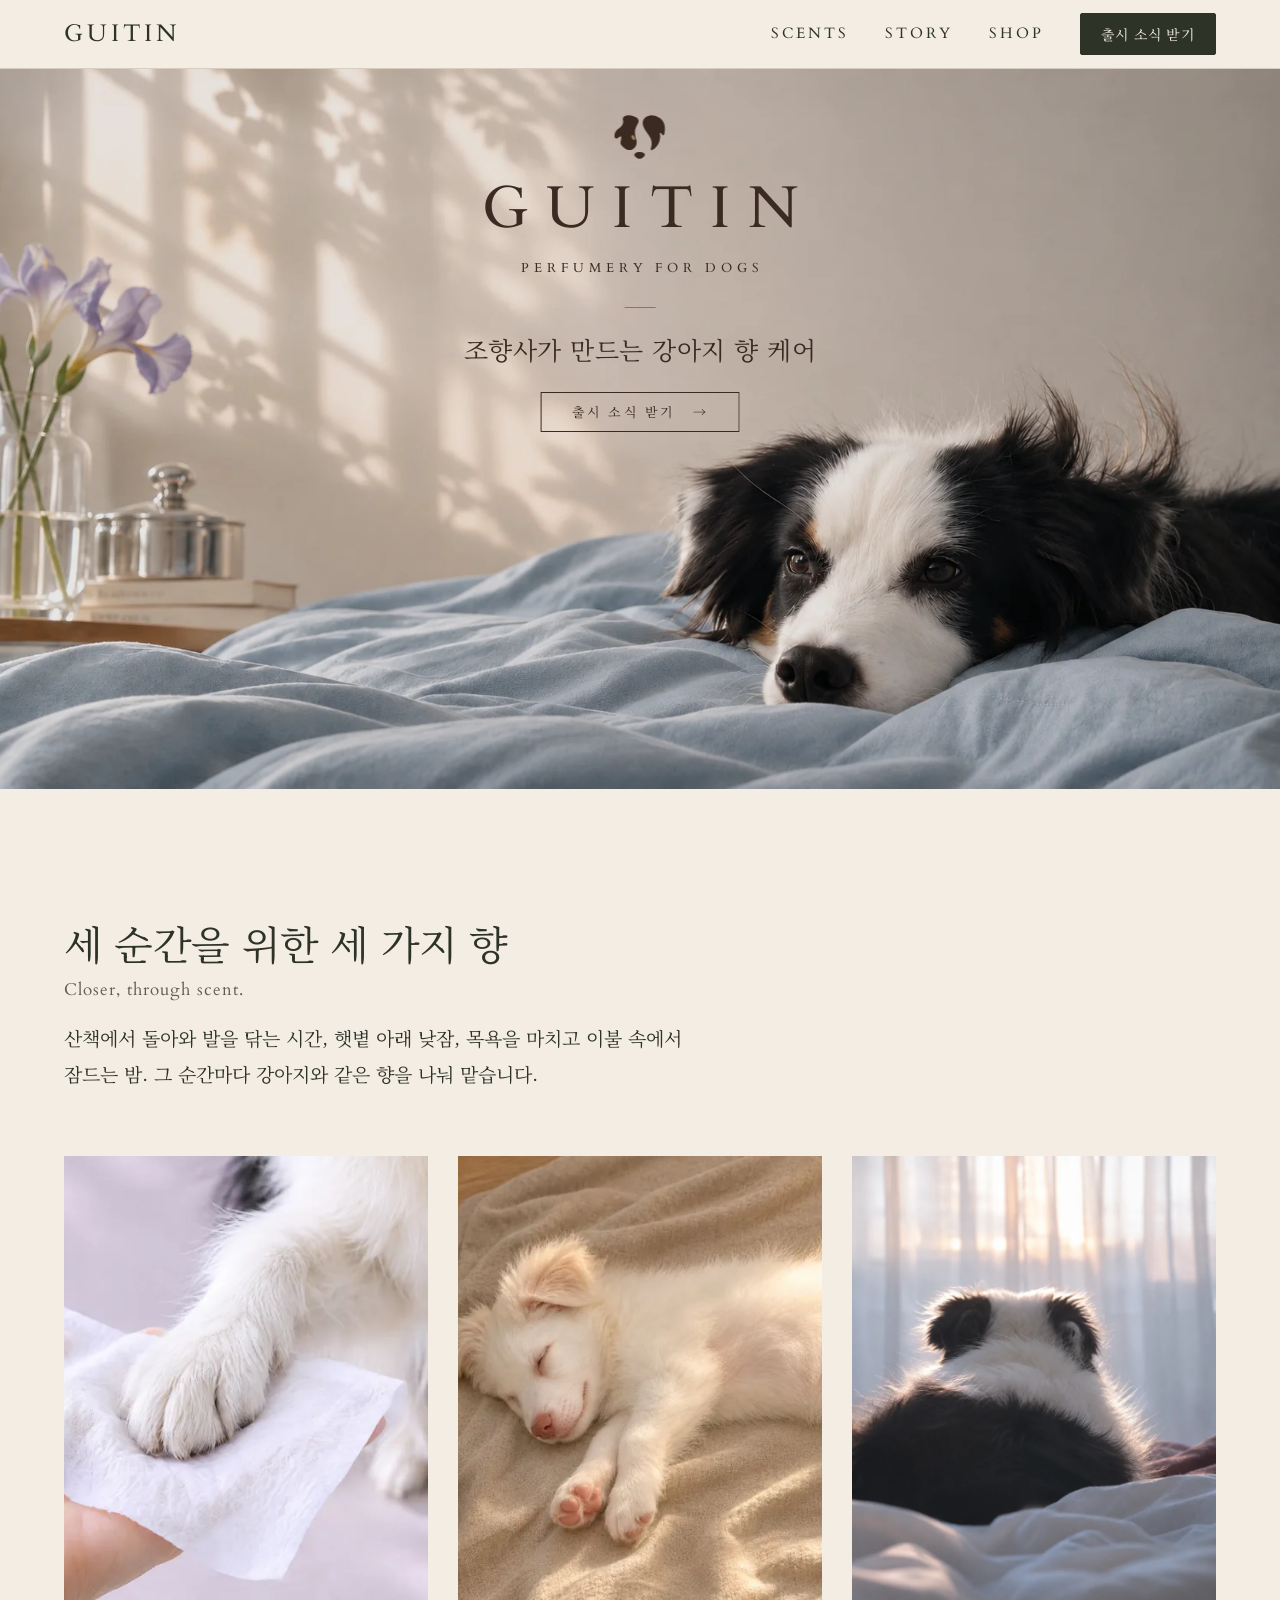
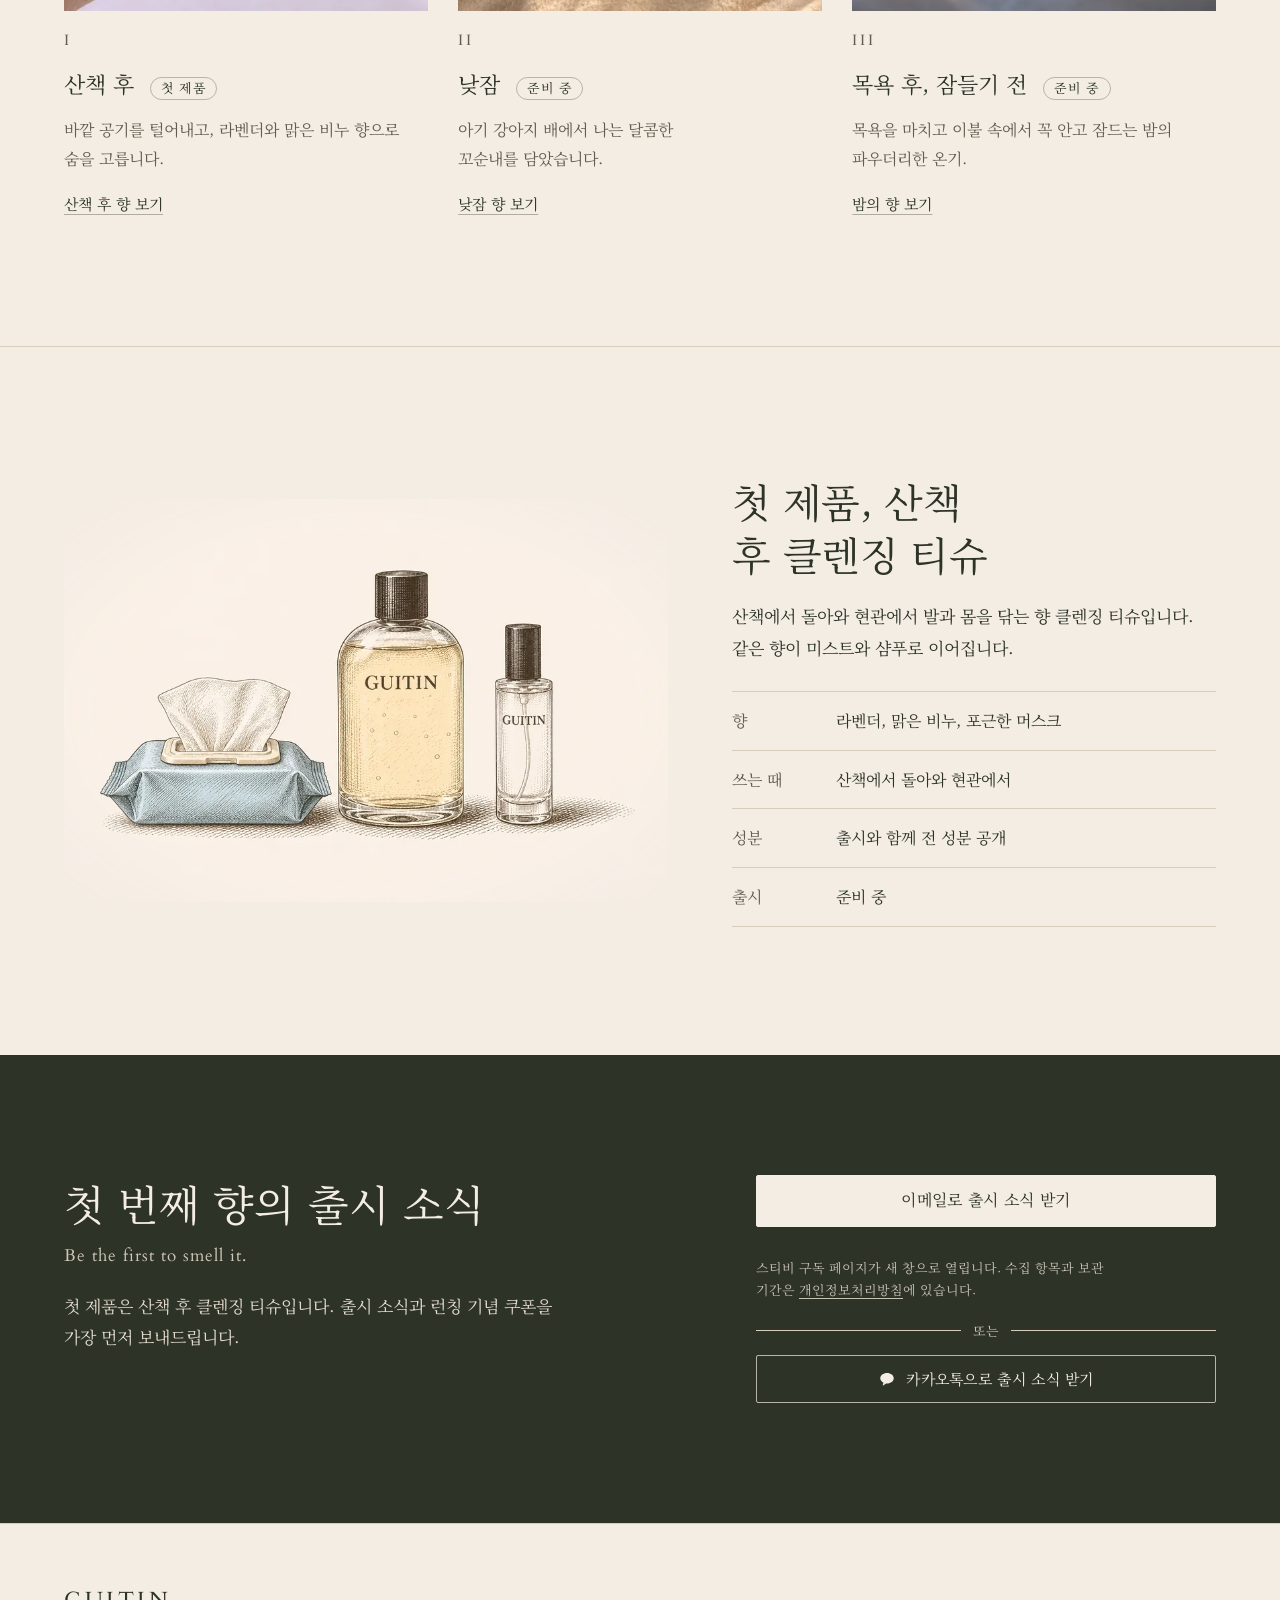
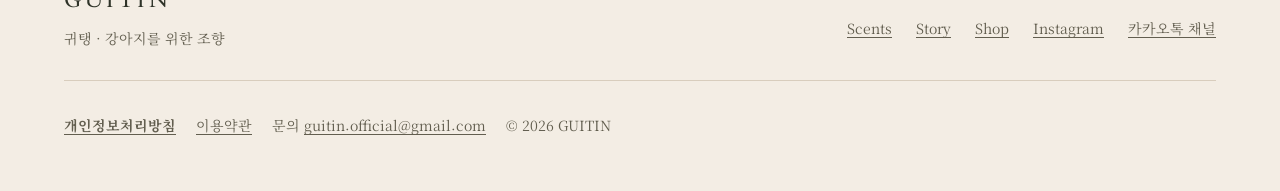
<file: index.html>
<!doctype html>
<html lang="ko">
<head>
<meta charset="utf-8">
<meta name="viewport" content="width=device-width, initial-scale=1, viewport-fit=cover">
<title>GUITIN 귀탱 · 조향사가 만드는 강아지 향 케어</title>
<meta name="description" content="산책 후, 낮잠, 목욕 후. 강아지의 하루 세 순간에 맞춘 향을 조향사가 설계합니다. 첫 제품은 산책 후 클렌징 티슈, 준비 중입니다.">
<link rel="canonical" href="https://guitin.co.kr/">
<meta property="og:type" content="website">
<meta property="og:site_name" content="GUITIN">
<meta property="og:locale" content="ko_KR">
<meta property="og:title" content="GUITIN 귀탱 · 조향사가 만드는 강아지 향 케어">
<meta property="og:description" content="산책 후, 낮잠, 목욕 후. 강아지의 하루 세 순간에 맞춘 향을 조향사가 설계합니다. 첫 제품은 산책 후 클렌징 티슈, 준비 중입니다.">
<meta property="og:url" content="https://guitin.co.kr/">
<meta property="og:image" content="https://guitin.co.kr/assets/img/og.jpg?v=9">
<meta property="og:image:width" content="1200">
<meta property="og:image:height" content="630">
<meta name="twitter:card" content="summary_large_image">
<meta name="theme-color" content="#F3EDE4">
<link rel="icon" href="/favicon.ico" sizes="any">
<link rel="icon" type="image/png" href="/assets/img/icon-32.png?v=9" sizes="32x32">
<link rel="apple-touch-icon" href="/apple-touch-icon.png">
<link rel="preconnect" href="https://fonts.googleapis.com">
<link rel="preconnect" href="https://fonts.gstatic.com" crossorigin>
<link rel="stylesheet" href="https://fonts.googleapis.com/css2?family=Cardo:ital,wght@0,400;0,700;1,400&family=Noto+Serif+KR:wght@400;500&display=swap">
<link rel="stylesheet" href="/assets/css/site.css?v=9">
<script src="/assets/js/site.js?v=9" defer></script>
</head>
<body>
<a class="skip" href="#main">본문 바로가기</a>
<header class="site-header">
  <div class="wrap">
    <a class="logo" href="/" aria-label="GUITIN 홈">GUITIN</a>
    <button class="menu-btn" type="button" aria-expanded="false" aria-controls="site-nav" aria-label="메뉴 열기"><svg viewBox="0 0 24 24" fill="none" stroke="currentColor" stroke-width="1.5" aria-hidden="true"><path d="M4 8h16M4 16h16"/></svg></button>
    <nav class="nav" id="site-nav" aria-label="주 메뉴">
      <a href="/scents">Scents</a>
      <a href="/story">Story</a>
      <a href="/shop">Shop</a>
      <a class="btn btn--solid" href="#subscribe-section" data-subscribe>출시 소식 받기</a>
    </nav>
  </div>
</header>
<main id="main">
<section class="hero" aria-labelledby="hero-title">
  <picture>
    <source media="(max-width: 767px)" srcset="/assets/img/hero-mobile.webp?v=9">
    <img src="/assets/img/hero-pc.webp?v=9" srcset="/assets/img/hero-pc.webp?v=9 1672w, /assets/img/hero-pc-1100.webp?v=9 1100w" sizes="100vw" alt="창문 빛이 드는 방, 푸른 이불 위에 엎드려 쉬는 귀탱이" fetchpriority="high">
  </picture>
  <div class="hero-copy" data-enter>
    <img class="hero-mark" src="/assets/img/symbol-brown.svg" alt="" width="84" height="70">
    <div class="hero-brand" aria-hidden="true">GUITIN</div>
    <div class="hero-tag">Perfumery for Dogs</div>
    <span class="hero-rule" aria-hidden="true"></span>
    <h1 id="hero-title" class="hero-ko">조향사가 만드는 강아지 향 케어</h1>
    <p class="hero-desc">산책 후, 낮잠, 목욕 후. 강아지의 하루 세 순간에 맞춘 향을 조향사가 직접 설계합니다.</p>
    <div class="fact"><span>첫 제품</span><span>산책 후 클렌징 티슈</span><span>준비 중</span></div>
    <a class="btn hero-btn" href="#subscribe-section" data-subscribe>출시 소식 받기 <span aria-hidden="true">→</span></a>
  </div>
</section>

<section class="section" aria-labelledby="scenes-title">
  <div class="wrap">
    <div class="section-head">
      <h2 class="h-l" id="scenes-title">세 순간을 위한 세 가지 향<span class="en-line">Closer, through scent.</span></h2>
      <p class="lead">산책에서 돌아와 발을 닦는 시간, 햇볕 아래 낮잠, 목욕을 마치고 이불 속에서 잠드는 밤. 그 순간마다 강아지와 같은 향을 나눠 맡습니다.</p>
    </div>
    <div class="scenes">
      <a class="scene scene--aw" href="/scents#after-walk">
        <div class="scene-ph"><img src="/assets/img/afterwalk.webp?v=9" srcset="/assets/img/afterwalk.webp?v=9 1400w, /assets/img/afterwalk-800.webp?v=9 800w" sizes="(max-width: 900px) 100vw, 33vw" alt="견주 손바닥의 하얀 천 위에 올려놓은 강아지 앞발" loading="lazy" decoding="async"></div>
        <span class="scene-num">I</span>
        <h3>산책 후 <span class="status">첫 제품</span></h3>
        <p>바깥 공기를 털어내고, 라벤더와 맑은 비누 향으로 숨을 고릅니다.</p>
        <span class="go">산책 후 향 보기</span>
      </a>
      <a class="scene scene--pd" href="/scents#nap">
        <div class="scene-ph"><img src="/assets/img/pawppy.webp?v=9" srcset="/assets/img/pawppy.webp?v=9 1400w, /assets/img/pawppy-800.webp?v=9 800w" sizes="(max-width: 900px) 100vw, 33vw" alt="햇볕 드는 담요 위에서 분홍 발바닥을 내밀고 자는 아기 강아지" loading="lazy" decoding="async"></div>
        <span class="scene-num">II</span>
        <h3>낮잠 <span class="status">준비 중</span></h3>
        <p>아기 강아지 배에서 나는 달콤한 꼬순내를 담았습니다.</p>
        <span class="go">낮잠 향 보기</span>
      </a>
      <a class="scene scene--cd" href="/scents#night">
        <div class="scene-ph"><img src="/assets/img/cuddle.webp?v=9" srcset="/assets/img/cuddle.webp?v=9 1122w, /assets/img/cuddle-800.webp?v=9 800w" sizes="(max-width: 900px) 100vw, 33vw" alt="노을빛 커튼 앞, 순면 이불 위에 엎드린 강아지의 뒷모습" loading="lazy" decoding="async"></div>
        <span class="scene-num">III</span>
        <h3>목욕 후, 잠들기 전 <span class="status">준비 중</span></h3>
        <p>목욕을 마치고 이불 속에서 꼭 안고 잠드는 밤의 파우더리한 온기.</p>
        <span class="go">밤의 향 보기</span>
      </a>
    </div>
  </div>
</section>

<section class="section" aria-labelledby="product-title">
  <div class="wrap product">
    <div class="product-art"><img src="/assets/img/lineup.webp?v=9" srcset="/assets/img/lineup.webp?v=9 1536w, /assets/img/lineup-900.webp?v=9 900w" sizes="(max-width: 900px) 100vw, 55vw" alt="GUITIN 클렌징 티슈, 샴푸, 미스트 스프레이 동판화 일러스트" loading="lazy" decoding="async"></div>
    <div class="product-copy">
      <h2 class="h-l" id="product-title">첫 제품, 산책 후 클렌징 티슈</h2>
      <p>산책에서 돌아와 현관에서 발과 몸을 닦는 향 클렌징 티슈입니다. 같은 향이 미스트와 샴푸로 이어집니다.</p>
      <ul class="product-list">
        <li><span class="k">향</span><span>라벤더, 맑은 비누, 포근한 머스크</span></li>
        <li><span class="k">쓰는 때</span><span>산책에서 돌아와 현관에서</span></li>
        <li><span class="k">성분</span><span>출시와 함께 전 성분 공개</span></li>
        <li><span class="k">출시</span><span>준비 중</span></li>
      </ul>
    </div>
  </div>
</section>
<section class="close on-dark" id="subscribe-section" aria-labelledby="close-title">
  <div class="wrap grid">
    <div>
      <h2 id="close-title">첫 번째 향의 출시 소식</h2>
      <span class="en-line">Be the first to smell it.</span>
      <p>첫 제품은 산책 후 클렌징 티슈입니다. 출시 소식과 런칭 기념 쿠폰을 가장 먼저 보내드립니다.</p>
    </div>
    <div>
      <div class="signup">
  <a class="btn btn--solid" href="https://page.stibee.com/subscriptions/532247" target="_blank" rel="noopener">이메일로 출시 소식 받기</a>
  <p class="signup-note">스티비 구독 페이지가 새 창으로 열립니다. 수집 항목과 보관 기간은 <a href="/privacy">개인정보처리방침</a>에 있습니다.</p>
</div>
      <div class="alt">
        <div class="divider" style="color:#CFC7B8">또는</div>
        <a class="btn btn--line" href="https://pf.kakao.com/_eRvNX" target="_blank" rel="noopener"><svg viewBox="0 0 24 24" aria-hidden="true"><path fill="currentColor" d="M12 4C7 4 3 7.1 3 11c0 2.5 1.7 4.7 4.2 5.9l-.9 3.3c-.1.3.3.6.6.4l3.9-2.6c.4 0 .8.1 1.2.1 5 0 9-3.1 9-7S17 4 12 4z"/></svg>카카오톡으로 출시 소식 받기</a>
      </div>
    </div>
  </div>
</section>
</main>
<footer class="site-footer">
  <div class="wrap">
    <div>
      <div class="brand">GUITIN</div>
      <div class="brand-ko">귀탱 · 강아지를 위한 조향</div>
    </div>
    <ul>
      <li><a href="/scents">Scents</a></li>
      <li><a href="/story">Story</a></li>
      <li><a href="/shop">Shop</a></li>
      <li><a href="https://www.instagram.com/guitin.official/" target="_blank" rel="noopener">Instagram</a></li>
      <li><a href="https://pf.kakao.com/_eRvNX" target="_blank" rel="noopener">카카오톡 채널</a></li>
    </ul>
    <div class="meta">
      <a href="/privacy"><strong>개인정보처리방침</strong></a>
      <a href="/terms">이용약관</a>
      <span>문의 <a href="mailto:guitin.official@gmail.com">guitin.official@gmail.com</a></span>
      <span>© 2026 GUITIN</span>
    </div>
  </div>
</footer>
<dialog class="modal" id="subscribe" aria-labelledby="subscribe-title">
  <div class="modal-card">
    <button class="modal-close" type="button" aria-label="닫기"><svg viewBox="0 0 24 24" fill="none" stroke="currentColor" stroke-width="1.5" aria-hidden="true"><path d="M6 6l12 12M18 6L6 18"/></svg></button>
    <h2 id="subscribe-title">첫 번째 향의 출시 소식</h2>
    <p class="small">첫 제품은 산책 후 클렌징 티슈입니다. 출시 소식과 런칭 기념 쿠폰을 가장 먼저 보내드립니다.</p>
    <a class="btn btn--line" href="https://pf.kakao.com/_eRvNX" target="_blank" rel="noopener"><svg viewBox="0 0 24 24" aria-hidden="true"><path fill="currentColor" d="M12 4C7 4 3 7.1 3 11c0 2.5 1.7 4.7 4.2 5.9l-.9 3.3c-.1.3.3.6.6.4l3.9-2.6c.4 0 .8.1 1.2.1 5 0 9-3.1 9-7S17 4 12 4z"/></svg>카카오톡으로 출시 소식 받기</a>
    <div class="divider">또는 이메일로</div>
    <div class="signup">
  <a class="btn btn--solid" href="https://page.stibee.com/subscriptions/532247" target="_blank" rel="noopener">이메일로 출시 소식 받기</a>
  <p class="signup-note">스티비 구독 페이지가 새 창으로 열립니다. 수집 항목과 보관 기간은 <a href="/privacy">개인정보처리방침</a>에 있습니다.</p>
</div>
  </div>
</dialog>
<dialog class="modal" id="soldout" aria-labelledby="soldout-title">
  <div class="modal-card">
    <button class="modal-close" type="button" aria-label="닫기"><svg viewBox="0 0 24 24" fill="none" stroke="currentColor" stroke-width="1.5" aria-hidden="true"><path d="M6 6l12 12M18 6L6 18"/></svg></button>
    <span class="en-line" style="margin-top:0">Sold out</span>
    <h2 id="soldout-title">지금은 품절이에요</h2>
    <p class="small">첫 생산분을 준비하고 있어 아직 주문을 받지 않습니다. 주문은 접수되지 않았어요. 출시되면 가장 먼저 알려드릴까요?</p>
    <div class="modal-actions">
      <button class="btn btn--solid" type="button" data-go-subscribe>알림받기로 이동</button>
      <button class="btn btn--line" type="button" data-dismiss>닫기</button>
    </div>
  </div>
</dialog>
</body>
</html>
</file>
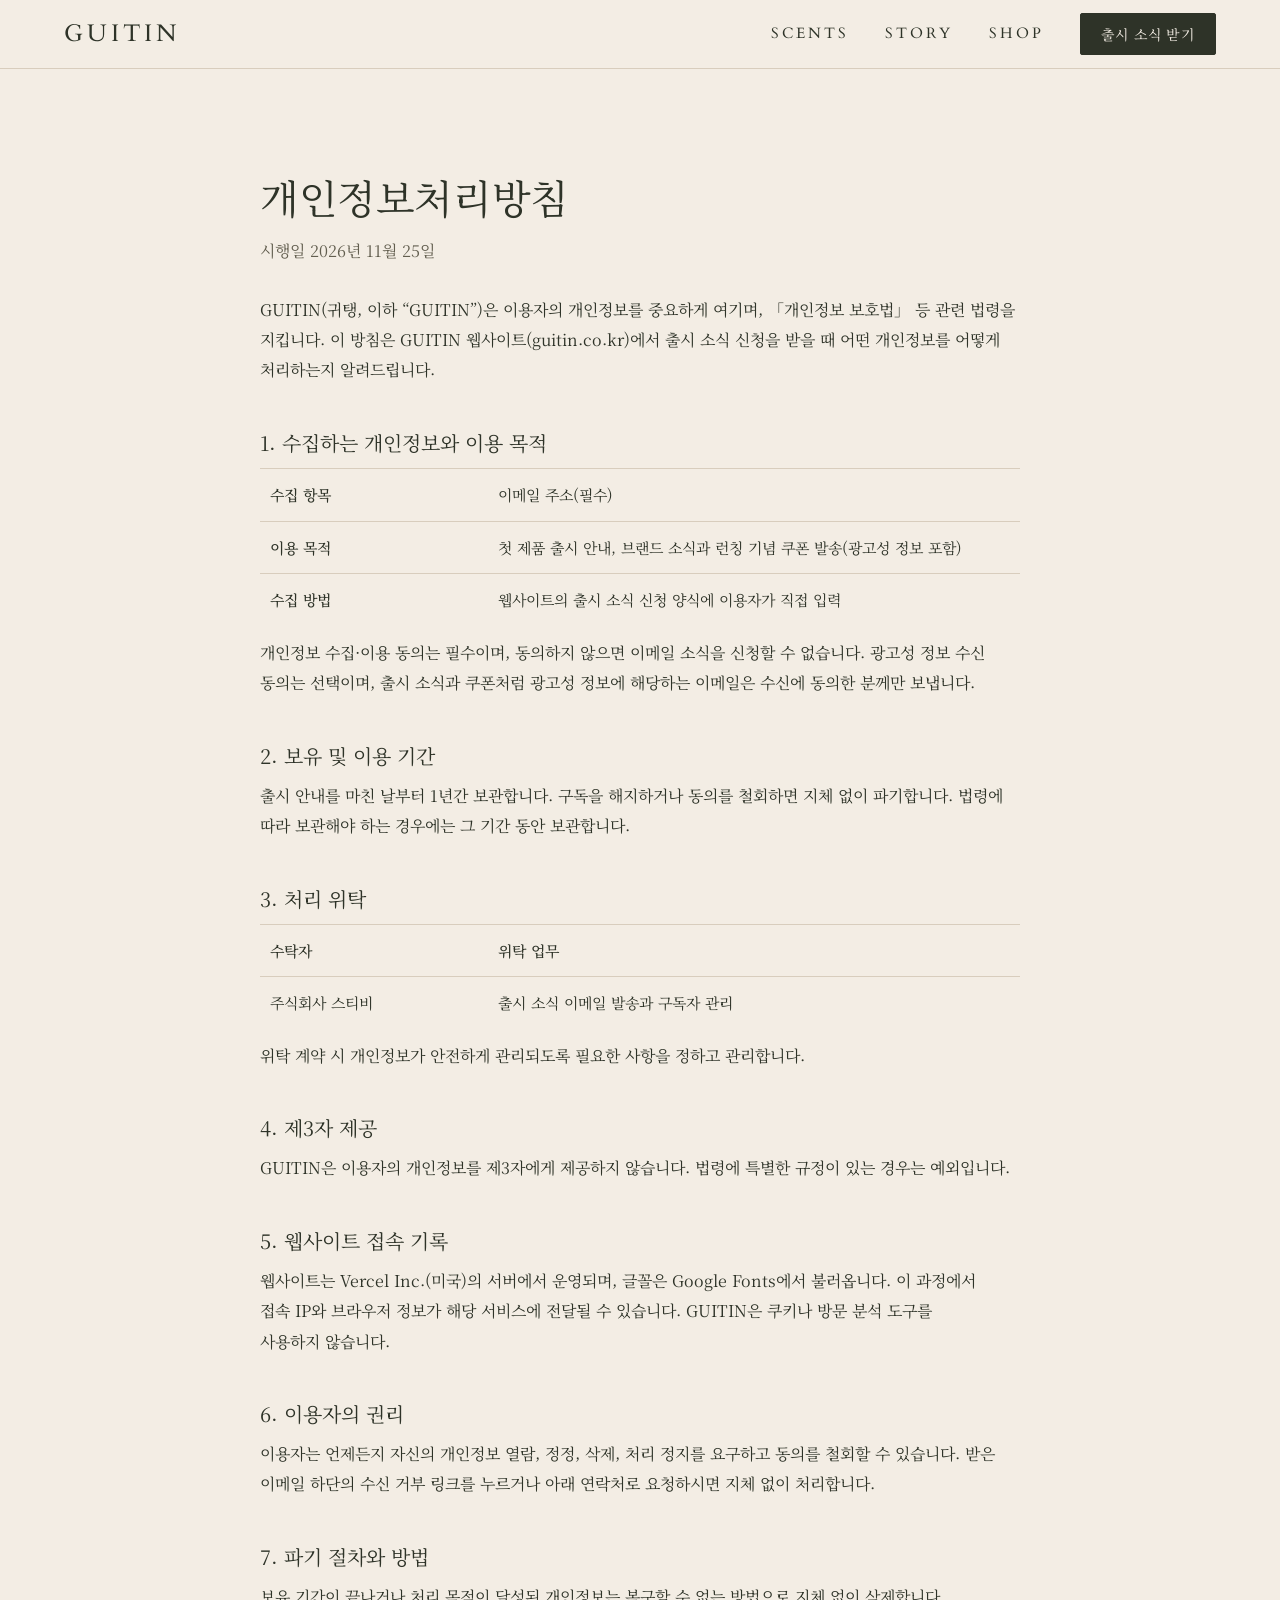
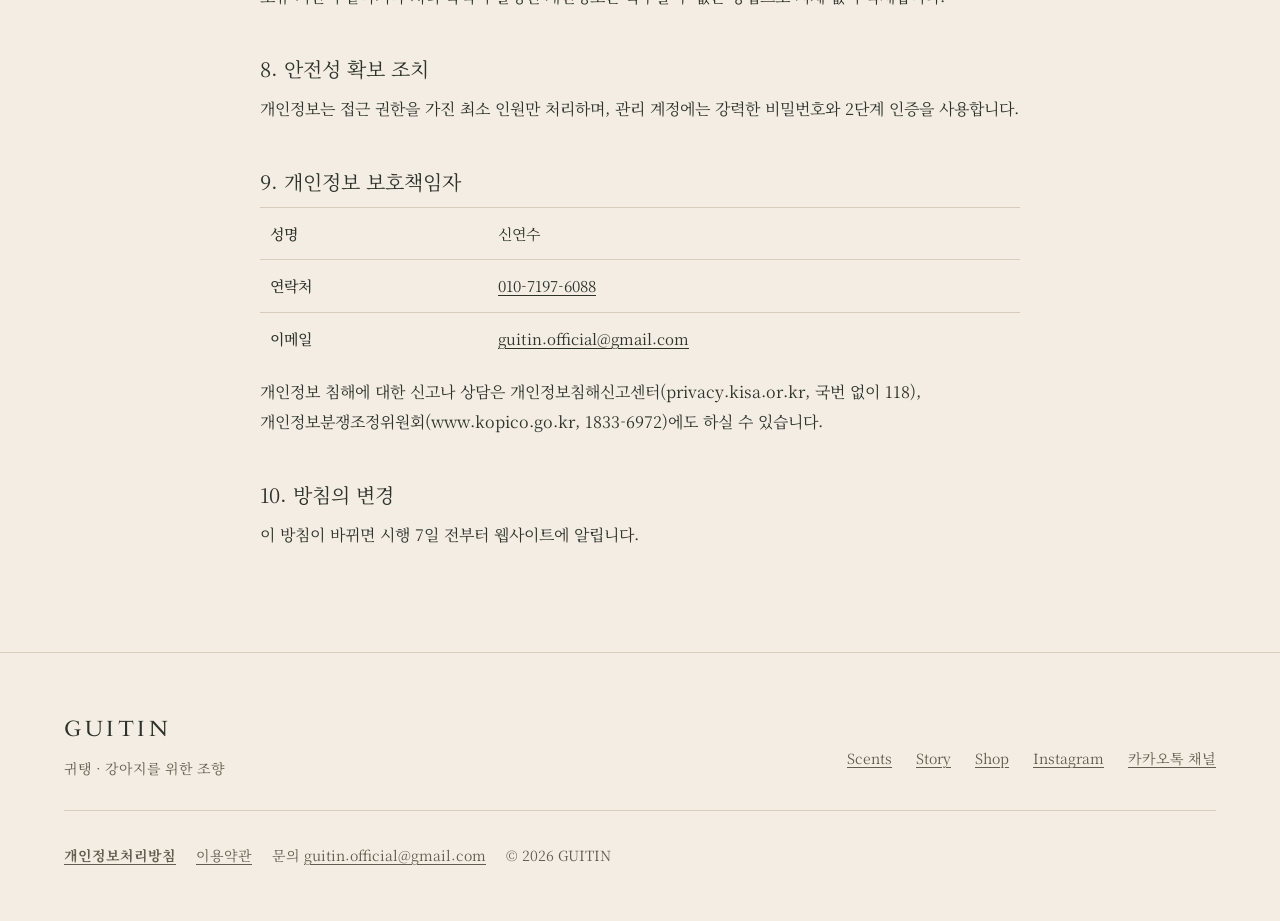
<file: privacy.html>
<!doctype html>
<html lang="ko">
<head>
<meta charset="utf-8">
<meta name="viewport" content="width=device-width, initial-scale=1, viewport-fit=cover">
<title>개인정보처리방침 · GUITIN</title>
<meta name="description" content="GUITIN(귀탱) 개인정보처리방침">
<link rel="canonical" href="https://guitin.co.kr/privacy">
<meta property="og:type" content="website">
<meta property="og:site_name" content="GUITIN">
<meta property="og:locale" content="ko_KR">
<meta property="og:title" content="개인정보처리방침 · GUITIN">
<meta property="og:description" content="GUITIN(귀탱) 개인정보처리방침">
<meta property="og:url" content="https://guitin.co.kr/privacy">
<meta property="og:image" content="https://guitin.co.kr/assets/img/og.jpg?v=9">
<meta property="og:image:width" content="1200">
<meta property="og:image:height" content="630">
<meta name="twitter:card" content="summary_large_image">
<meta name="theme-color" content="#F3EDE4">
<link rel="icon" href="/favicon.ico" sizes="any">
<link rel="icon" type="image/png" href="/assets/img/icon-32.png?v=9" sizes="32x32">
<link rel="apple-touch-icon" href="/apple-touch-icon.png">
<link rel="preconnect" href="https://fonts.googleapis.com">
<link rel="preconnect" href="https://fonts.gstatic.com" crossorigin>
<link rel="stylesheet" href="https://fonts.googleapis.com/css2?family=Cardo:ital,wght@0,400;0,700;1,400&family=Noto+Serif+KR:wght@400;500&display=swap">
<link rel="stylesheet" href="/assets/css/site.css?v=9">
<script src="/assets/js/site.js?v=9" defer></script>
</head>
<body>
<a class="skip" href="#main">본문 바로가기</a>
<header class="site-header">
  <div class="wrap">
    <a class="logo" href="/" aria-label="GUITIN 홈">GUITIN</a>
    <button class="menu-btn" type="button" aria-expanded="false" aria-controls="site-nav" aria-label="메뉴 열기"><svg viewBox="0 0 24 24" fill="none" stroke="currentColor" stroke-width="1.5" aria-hidden="true"><path d="M4 8h16M4 16h16"/></svg></button>
    <nav class="nav" id="site-nav" aria-label="주 메뉴">
      <a href="/scents">Scents</a>
      <a href="/story">Story</a>
      <a href="/shop">Shop</a>
      <a class="btn btn--solid" href="#subscribe-section" data-subscribe>출시 소식 받기</a>
    </nav>
  </div>
</header>
<main id="main">
<section class="legal">
  <div class="wrap">
    <h1 class="h-l">개인정보처리방침</h1>
    <p class="small">시행일 2026년 11월 25일</p>

    <p style="margin-top:28px">GUITIN(귀탱, 이하 “GUITIN”)은 이용자의 개인정보를 중요하게 여기며, 「개인정보 보호법」 등 관련 법령을 지킵니다. 이 방침은 GUITIN 웹사이트(guitin.co.kr)에서 출시 소식 신청을 받을 때 어떤 개인정보를 어떻게 처리하는지 알려드립니다.</p>

    <h2>1. 수집하는 개인정보와 이용 목적</h2>
    <table>
      <tr><th>수집 항목</th><td>이메일 주소(필수)</td></tr>
      <tr><th>이용 목적</th><td>첫 제품 출시 안내, 브랜드 소식과 런칭 기념 쿠폰 발송(광고성 정보 포함)</td></tr>
      <tr><th>수집 방법</th><td>웹사이트의 출시 소식 신청 양식에 이용자가 직접 입력</td></tr>
    </table>
    <p>개인정보 수집·이용 동의는 필수이며, 동의하지 않으면 이메일 소식을 신청할 수 없습니다. 광고성 정보 수신 동의는 선택이며, 출시 소식과 쿠폰처럼 광고성 정보에 해당하는 이메일은 수신에 동의한 분께만 보냅니다.</p>

    <h2>2. 보유 및 이용 기간</h2>
    <p>출시 안내를 마친 날부터 1년간 보관합니다. 구독을 해지하거나 동의를 철회하면 지체 없이 파기합니다. 법령에 따라 보관해야 하는 경우에는 그 기간 동안 보관합니다.</p>

    <h2>3. 처리 위탁</h2>
    <table>
      <tr><th>수탁자</th><th style="width:auto">위탁 업무</th></tr>
      <tr><td>주식회사 스티비</td><td>출시 소식 이메일 발송과 구독자 관리</td></tr>
    </table>
    <p>위탁 계약 시 개인정보가 안전하게 관리되도록 필요한 사항을 정하고 관리합니다.</p>

    <h2>4. 제3자 제공</h2>
    <p>GUITIN은 이용자의 개인정보를 제3자에게 제공하지 않습니다. 법령에 특별한 규정이 있는 경우는 예외입니다.</p>

    <h2>5. 웹사이트 접속 기록</h2>
    <p>웹사이트는 Vercel Inc.(미국)의 서버에서 운영되며, 글꼴은 Google Fonts에서 불러옵니다. 이 과정에서 접속 IP와 브라우저 정보가 해당 서비스에 전달될 수 있습니다. GUITIN은 쿠키나 방문 분석 도구를 사용하지 않습니다.</p>

    <h2>6. 이용자의 권리</h2>
    <p>이용자는 언제든지 자신의 개인정보 열람, 정정, 삭제, 처리 정지를 요구하고 동의를 철회할 수 있습니다. 받은 이메일 하단의 수신 거부 링크를 누르거나 아래 연락처로 요청하시면 지체 없이 처리합니다.</p>

    <h2>7. 파기 절차와 방법</h2>
    <p>보유 기간이 끝나거나 처리 목적이 달성된 개인정보는 복구할 수 없는 방법으로 지체 없이 삭제합니다.</p>

    <h2>8. 안전성 확보 조치</h2>
    <p>개인정보는 접근 권한을 가진 최소 인원만 처리하며, 관리 계정에는 강력한 비밀번호와 2단계 인증을 사용합니다.</p>

    <h2>9. 개인정보 보호책임자</h2>
    <table>
      <tr><th>성명</th><td>신연수</td></tr>
      <tr><th>연락처</th><td><a href="tel:010-7197-6088">010-7197-6088</a></td></tr>
      <tr><th>이메일</th><td><a href="mailto:guitin.official@gmail.com">guitin.official@gmail.com</a></td></tr>
    </table>
    <p>개인정보 침해에 대한 신고나 상담은 개인정보침해신고센터(privacy.kisa.or.kr, 국번 없이 118), 개인정보분쟁조정위원회(www.kopico.go.kr, 1833-6972)에도 하실 수 있습니다.</p>

    <h2>10. 방침의 변경</h2>
    <p>이 방침이 바뀌면 시행 7일 전부터 웹사이트에 알립니다.</p>
  </div>
</section>
</main>
<footer class="site-footer">
  <div class="wrap">
    <div>
      <div class="brand">GUITIN</div>
      <div class="brand-ko">귀탱 · 강아지를 위한 조향</div>
    </div>
    <ul>
      <li><a href="/scents">Scents</a></li>
      <li><a href="/story">Story</a></li>
      <li><a href="/shop">Shop</a></li>
      <li><a href="https://www.instagram.com/guitin.official/" target="_blank" rel="noopener">Instagram</a></li>
      <li><a href="https://pf.kakao.com/_eRvNX" target="_blank" rel="noopener">카카오톡 채널</a></li>
    </ul>
    <div class="meta">
      <a href="/privacy"><strong>개인정보처리방침</strong></a>
      <a href="/terms">이용약관</a>
      <span>문의 <a href="mailto:guitin.official@gmail.com">guitin.official@gmail.com</a></span>
      <span>© 2026 GUITIN</span>
    </div>
  </div>
</footer>
<dialog class="modal" id="subscribe" aria-labelledby="subscribe-title">
  <div class="modal-card">
    <button class="modal-close" type="button" aria-label="닫기"><svg viewBox="0 0 24 24" fill="none" stroke="currentColor" stroke-width="1.5" aria-hidden="true"><path d="M6 6l12 12M18 6L6 18"/></svg></button>
    <h2 id="subscribe-title">첫 번째 향의 출시 소식</h2>
    <p class="small">첫 제품은 산책 후 클렌징 티슈입니다. 출시 소식과 런칭 기념 쿠폰을 가장 먼저 보내드립니다.</p>
    <a class="btn btn--line" href="https://pf.kakao.com/_eRvNX" target="_blank" rel="noopener"><svg viewBox="0 0 24 24" aria-hidden="true"><path fill="currentColor" d="M12 4C7 4 3 7.1 3 11c0 2.5 1.7 4.7 4.2 5.9l-.9 3.3c-.1.3.3.6.6.4l3.9-2.6c.4 0 .8.1 1.2.1 5 0 9-3.1 9-7S17 4 12 4z"/></svg>카카오톡으로 출시 소식 받기</a>
    <div class="divider">또는 이메일로</div>
    <div class="signup">
  <a class="btn btn--solid" href="https://page.stibee.com/subscriptions/532247" target="_blank" rel="noopener">이메일로 출시 소식 받기</a>
  <p class="signup-note">스티비 구독 페이지가 새 창으로 열립니다. 수집 항목과 보관 기간은 <a href="/privacy">개인정보처리방침</a>에 있습니다.</p>
</div>
  </div>
</dialog>
<dialog class="modal" id="soldout" aria-labelledby="soldout-title">
  <div class="modal-card">
    <button class="modal-close" type="button" aria-label="닫기"><svg viewBox="0 0 24 24" fill="none" stroke="currentColor" stroke-width="1.5" aria-hidden="true"><path d="M6 6l12 12M18 6L6 18"/></svg></button>
    <span class="en-line" style="margin-top:0">Sold out</span>
    <h2 id="soldout-title">지금은 품절이에요</h2>
    <p class="small">첫 생산분을 준비하고 있어 아직 주문을 받지 않습니다. 주문은 접수되지 않았어요. 출시되면 가장 먼저 알려드릴까요?</p>
    <div class="modal-actions">
      <button class="btn btn--solid" type="button" data-go-subscribe>알림받기로 이동</button>
      <button class="btn btn--line" type="button" data-dismiss>닫기</button>
    </div>
  </div>
</dialog>
</body>
</html>
</file>
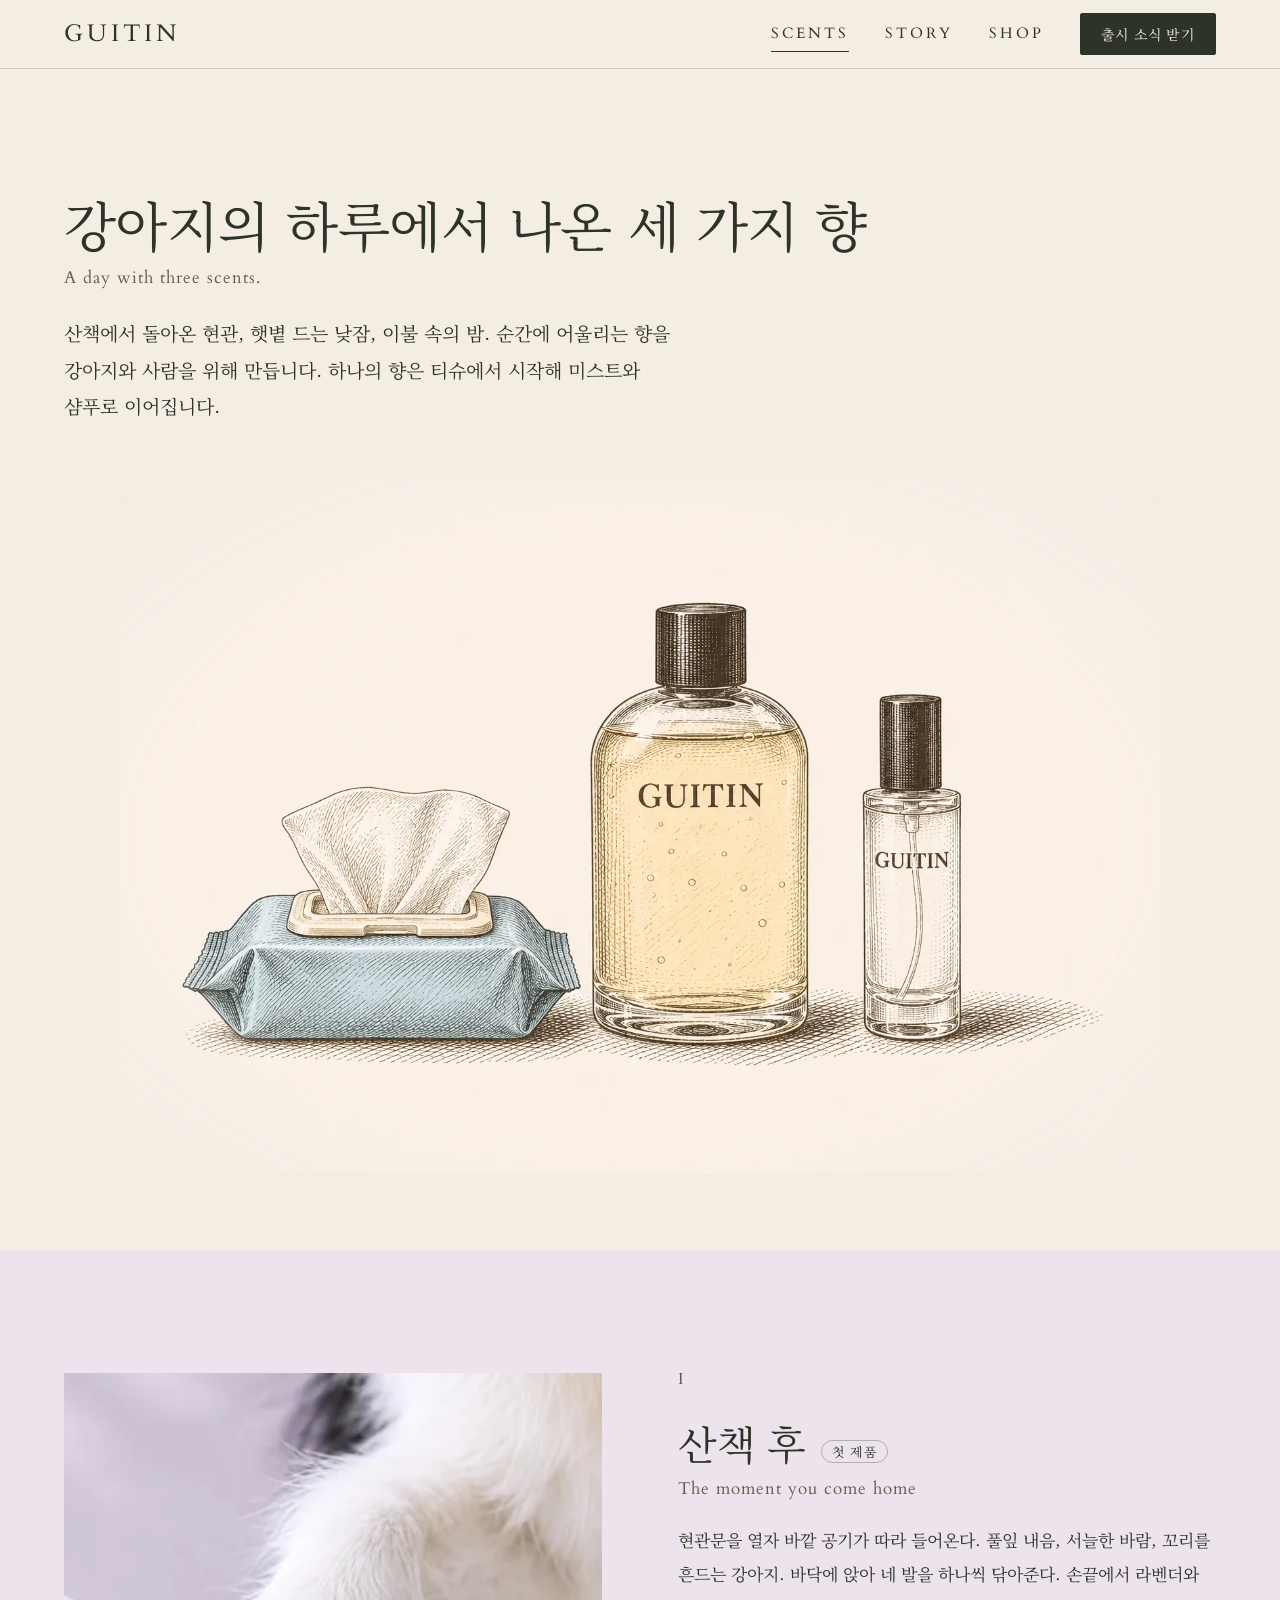
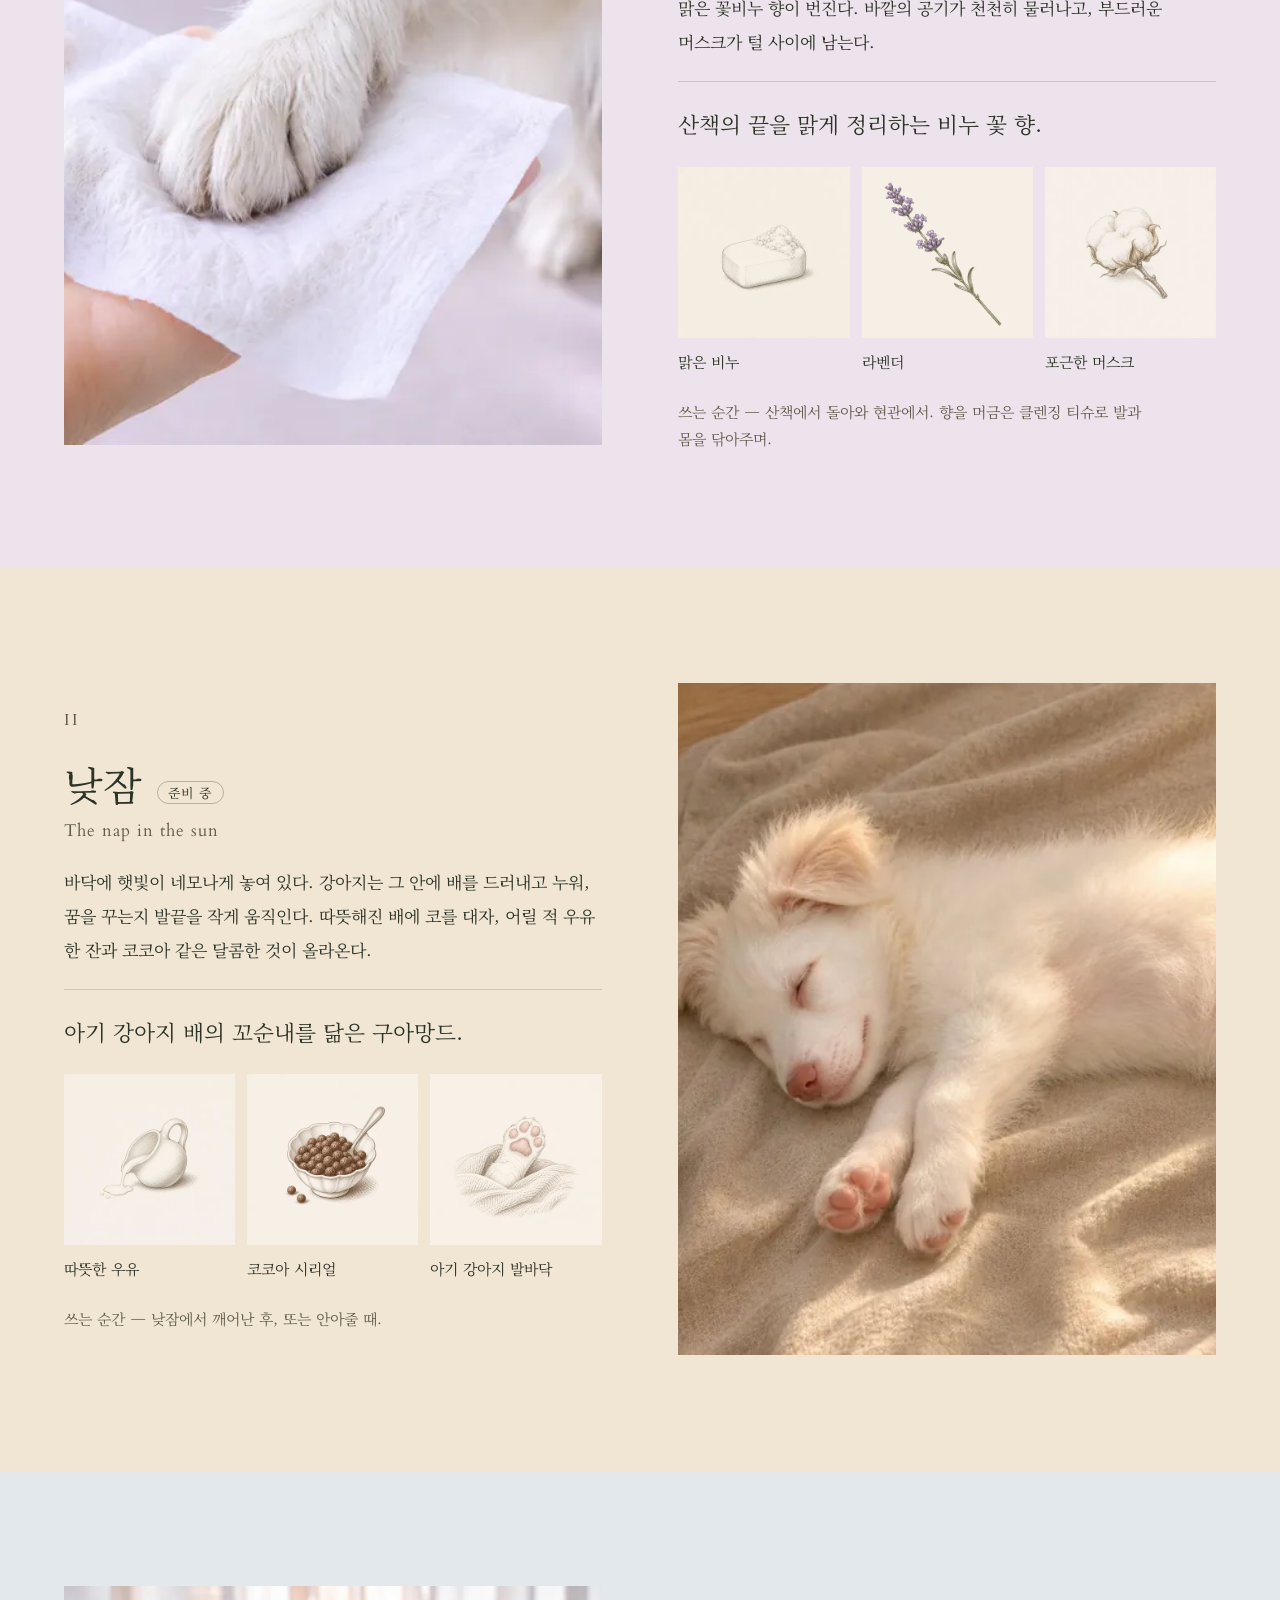
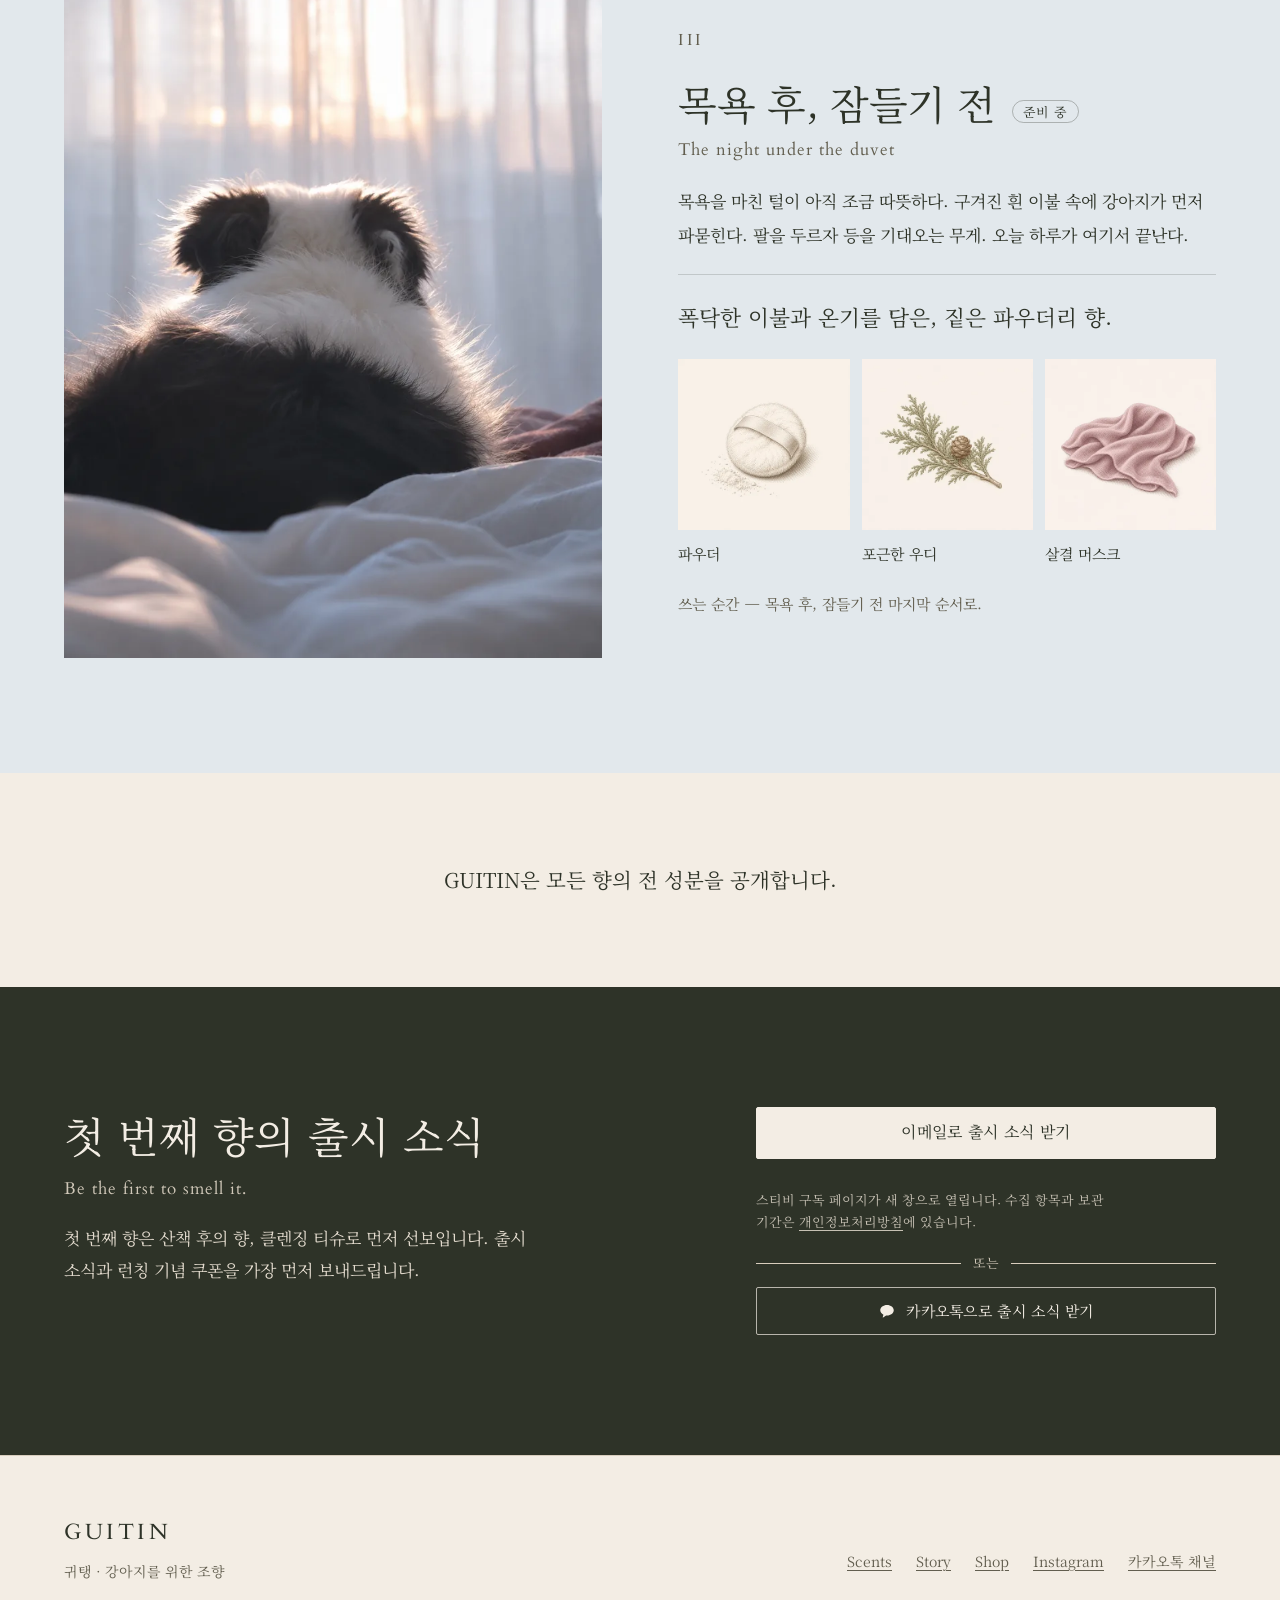
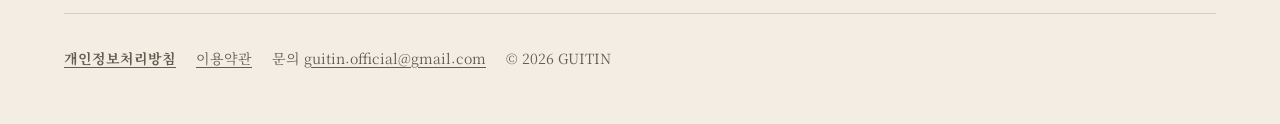
<file: scents.html>
<!doctype html>
<html lang="ko">
<head>
<meta charset="utf-8">
<meta name="viewport" content="width=device-width, initial-scale=1, viewport-fit=cover">
<title>세 가지 향 · GUITIN 귀탱</title>
<meta name="description" content="산책 후, 낮잠, 목욕 후 잠들기 전. 강아지의 하루 세 순간을 위한 GUITIN의 세 가지 향과 향 노트를 소개합니다.">
<link rel="canonical" href="https://guitin.co.kr/scents">
<meta property="og:type" content="website">
<meta property="og:site_name" content="GUITIN">
<meta property="og:locale" content="ko_KR">
<meta property="og:title" content="세 가지 향 · GUITIN 귀탱">
<meta property="og:description" content="산책 후, 낮잠, 목욕 후 잠들기 전. 강아지의 하루 세 순간을 위한 GUITIN의 세 가지 향과 향 노트를 소개합니다.">
<meta property="og:url" content="https://guitin.co.kr/scents">
<meta property="og:image" content="https://guitin.co.kr/assets/img/og.jpg?v=9">
<meta property="og:image:width" content="1200">
<meta property="og:image:height" content="630">
<meta name="twitter:card" content="summary_large_image">
<meta name="theme-color" content="#F3EDE4">
<link rel="icon" href="/favicon.ico" sizes="any">
<link rel="icon" type="image/png" href="/assets/img/icon-32.png?v=9" sizes="32x32">
<link rel="apple-touch-icon" href="/apple-touch-icon.png">
<link rel="preconnect" href="https://fonts.googleapis.com">
<link rel="preconnect" href="https://fonts.gstatic.com" crossorigin>
<link rel="stylesheet" href="https://fonts.googleapis.com/css2?family=Cardo:ital,wght@0,400;0,700;1,400&family=Noto+Serif+KR:wght@400;500&display=swap">
<link rel="stylesheet" href="/assets/css/site.css?v=9">
<script src="/assets/js/site.js?v=9" defer></script>
</head>
<body>
<a class="skip" href="#main">본문 바로가기</a>
<header class="site-header">
  <div class="wrap">
    <a class="logo" href="/" aria-label="GUITIN 홈">GUITIN</a>
    <button class="menu-btn" type="button" aria-expanded="false" aria-controls="site-nav" aria-label="메뉴 열기"><svg viewBox="0 0 24 24" fill="none" stroke="currentColor" stroke-width="1.5" aria-hidden="true"><path d="M4 8h16M4 16h16"/></svg></button>
    <nav class="nav" id="site-nav" aria-label="주 메뉴">
      <a href="/scents" aria-current="page">Scents</a>
      <a href="/story">Story</a>
      <a href="/shop">Shop</a>
      <a class="btn btn--solid" href="#subscribe-section" data-subscribe>출시 소식 받기</a>
    </nav>
  </div>
</header>
<main id="main">
<section class="intro">
  <div class="wrap">
    <h1 class="h-xl">강아지의 하루에서 나온 세 가지 향<span class="en-line">A day with three scents.</span></h1>
    <p class="lead">산책에서 돌아온 현관, 햇볕 드는 낮잠, 이불 속의 밤. 순간에 어울리는 향을 강아지와 사람을 위해 만듭니다. 하나의 향은 티슈에서 시작해 미스트와 샴푸로 이어집니다.</p>
  </div>
</section>
<div class="lineup"><div class="wrap"><img src="/assets/img/lineup.webp?v=9" srcset="/assets/img/lineup.webp?v=9 1536w, /assets/img/lineup-900.webp?v=9 900w" sizes="(max-width: 1100px) 100vw, 1040px" alt="GUITIN 클렌징 티슈, 샴푸, 미스트 스프레이 동판화 일러스트" loading="lazy" decoding="async"></div></div>
<section class="scent scent--aw" id="after-walk" aria-labelledby="after-walk-title">
  <div class="wrap">
    <div class="scent-ph"><img src="/assets/img/afterwalk.webp?v=9" srcset="/assets/img/afterwalk.webp?v=9 1400w, /assets/img/afterwalk-800.webp?v=9 800w" sizes="(max-width: 900px) 100vw, 50vw" alt="견주 손바닥의 하얀 천 위에 올려놓은 강아지 앞발" loading="lazy" decoding="async"></div>
    <div class="scent-txt">
      <span class="num">I</span>
      <h2 class="h-l" id="after-walk-title">산책 후 <span class="status">첫 제품</span><span class="en-line">The moment you come home</span></h2>
      <p class="story">현관문을 열자 바깥 공기가 따라 들어온다. 풀잎 내음, 서늘한 바람, 꼬리를 흔드는 강아지. 바닥에 앉아 네 발을 하나씩 닦아준다. 손끝에서 라벤더와 맑은 꽃비누 향이 번진다. 바깥의 공기가 천천히 물러나고, 부드러운 머스크가 털 사이에 남는다.</p>
      <p class="line">산책의 끝을 맑게 정리하는 비누 꽃 향.</p>
      <ul class="notes">
        <li><img src="/assets/img/note-soap.webp?v=9" alt="거품이 얹힌 비누 동판화" width="420" height="420" loading="lazy" decoding="async"><span>맑은 비누</span></li>
        <li><img src="/assets/img/note-lavender.webp?v=9" alt="라벤더 가지 동판화" width="420" height="420" loading="lazy" decoding="async"><span>라벤더</span></li>
        <li><img src="/assets/img/note-cotton.webp?v=9" alt="목화솜 동판화" width="420" height="420" loading="lazy" decoding="async"><span>포근한 머스크</span></li>
      </ul>
      <p class="use">쓰는 순간 — 산책에서 돌아와 현관에서. 향을 머금은 클렌징 티슈로 발과 몸을 닦아주며.</p>
    </div>
  </div>
</section>
<section class="scent scent--pd" id="nap" aria-labelledby="nap-title">
  <div class="wrap">
    <div class="scent-ph"><img src="/assets/img/pawppy.webp?v=9" srcset="/assets/img/pawppy.webp?v=9 1400w, /assets/img/pawppy-800.webp?v=9 800w" sizes="(max-width: 900px) 100vw, 50vw" alt="햇볕 드는 담요 위에서 분홍 발바닥을 내밀고 자는 아기 강아지" loading="lazy" decoding="async"></div>
    <div class="scent-txt">
      <span class="num">II</span>
      <h2 class="h-l" id="nap-title">낮잠 <span class="status">준비 중</span><span class="en-line">The nap in the sun</span></h2>
      <p class="story">바닥에 햇빛이 네모나게 놓여 있다. 강아지는 그 안에 배를 드러내고 누워, 꿈을 꾸는지 발끝을 작게 움직인다. 따뜻해진 배에 코를 대자, 어릴 적 우유 한 잔과 코코아 같은 달콤한 것이 올라온다.</p>
      <p class="line">아기 강아지 배의 꼬순내를 닮은 구아망드.</p>
      <ul class="notes">
        <li><img src="/assets/img/note-milk.webp?v=9" alt="우유 주전자 동판화" width="420" height="420" loading="lazy" decoding="async"><span>따뜻한 우유</span></li>
        <li><img src="/assets/img/note-cereal.webp?v=9" alt="시리얼 그릇 동판화" width="420" height="420" loading="lazy" decoding="async"><span>코코아 시리얼</span></li>
        <li><img src="/assets/img/note-paw.webp?v=9" alt="니트 속 강아지 발바닥 동판화" width="420" height="420" loading="lazy" decoding="async"><span>아기 강아지 발바닥</span></li>
      </ul>
      <p class="use">쓰는 순간 — 낮잠에서 깨어난 후, 또는 안아줄 때.</p>
    </div>
  </div>
</section>
<section class="scent scent--cd" id="night" aria-labelledby="night-title">
  <div class="wrap">
    <div class="scent-ph"><img src="/assets/img/cuddle.webp?v=9" srcset="/assets/img/cuddle.webp?v=9 1122w, /assets/img/cuddle-800.webp?v=9 800w" sizes="(max-width: 900px) 100vw, 50vw" alt="노을빛 커튼 앞, 순면 이불 위에 엎드린 강아지의 뒷모습" loading="lazy" decoding="async"></div>
    <div class="scent-txt">
      <span class="num">III</span>
      <h2 class="h-l" id="night-title">목욕 후, 잠들기 전 <span class="status">준비 중</span><span class="en-line">The night under the duvet</span></h2>
      <p class="story">목욕을 마친 털이 아직 조금 따뜻하다. 구겨진 흰 이불 속에 강아지가 먼저 파묻힌다. 팔을 두르자 등을 기대오는 무게. 오늘 하루가 여기서 끝난다.</p>
      <p class="line">폭닥한 이불과 온기를 담은, 짙은 파우더리 향.</p>
      <ul class="notes">
        <li><img src="/assets/img/note-powder.webp?v=9" alt="파우더 퍼프 동판화" width="420" height="420" loading="lazy" decoding="async"><span>파우더</span></li>
        <li><img src="/assets/img/note-cedar.webp?v=9" alt="삼나무 가지 동판화" width="420" height="420" loading="lazy" decoding="async"><span>포근한 우디</span></li>
        <li><img src="/assets/img/note-cashmere.webp?v=9" alt="캐시미어 천 동판화" width="420" height="420" loading="lazy" decoding="async"><span>살결 머스크</span></li>
      </ul>
      <p class="use">쓰는 순간 — 목욕 후, 잠들기 전 마지막 순서로.</p>
    </div>
  </div>
</section>
<section class="promise">
  <div class="wrap"><p>GUITIN은 모든 향의 전 성분을 공개합니다.</p></div>
</section>
<section class="close on-dark" id="subscribe-section" aria-labelledby="close-title">
  <div class="wrap grid">
    <div>
      <h2 id="close-title">첫 번째 향의 출시 소식</h2>
      <span class="en-line">Be the first to smell it.</span>
      <p>첫 번째 향은 산책 후의 향, 클렌징 티슈로 먼저 선보입니다. 출시 소식과 런칭 기념 쿠폰을 가장 먼저 보내드립니다.</p>
    </div>
    <div>
      <div class="signup">
  <a class="btn btn--solid" href="https://page.stibee.com/subscriptions/532247" target="_blank" rel="noopener">이메일로 출시 소식 받기</a>
  <p class="signup-note">스티비 구독 페이지가 새 창으로 열립니다. 수집 항목과 보관 기간은 <a href="/privacy">개인정보처리방침</a>에 있습니다.</p>
</div>
      <div class="alt">
        <div class="divider" style="color:#CFC7B8">또는</div>
        <a class="btn btn--line" href="https://pf.kakao.com/_eRvNX" target="_blank" rel="noopener"><svg viewBox="0 0 24 24" aria-hidden="true"><path fill="currentColor" d="M12 4C7 4 3 7.1 3 11c0 2.5 1.7 4.7 4.2 5.9l-.9 3.3c-.1.3.3.6.6.4l3.9-2.6c.4 0 .8.1 1.2.1 5 0 9-3.1 9-7S17 4 12 4z"/></svg>카카오톡으로 출시 소식 받기</a>
      </div>
    </div>
  </div>
</section>
</main>
<footer class="site-footer">
  <div class="wrap">
    <div>
      <div class="brand">GUITIN</div>
      <div class="brand-ko">귀탱 · 강아지를 위한 조향</div>
    </div>
    <ul>
      <li><a href="/scents">Scents</a></li>
      <li><a href="/story">Story</a></li>
      <li><a href="/shop">Shop</a></li>
      <li><a href="https://www.instagram.com/guitin.official/" target="_blank" rel="noopener">Instagram</a></li>
      <li><a href="https://pf.kakao.com/_eRvNX" target="_blank" rel="noopener">카카오톡 채널</a></li>
    </ul>
    <div class="meta">
      <a href="/privacy"><strong>개인정보처리방침</strong></a>
      <a href="/terms">이용약관</a>
      <span>문의 <a href="mailto:guitin.official@gmail.com">guitin.official@gmail.com</a></span>
      <span>© 2026 GUITIN</span>
    </div>
  </div>
</footer>
<dialog class="modal" id="subscribe" aria-labelledby="subscribe-title">
  <div class="modal-card">
    <button class="modal-close" type="button" aria-label="닫기"><svg viewBox="0 0 24 24" fill="none" stroke="currentColor" stroke-width="1.5" aria-hidden="true"><path d="M6 6l12 12M18 6L6 18"/></svg></button>
    <h2 id="subscribe-title">첫 번째 향의 출시 소식</h2>
    <p class="small">첫 제품은 산책 후 클렌징 티슈입니다. 출시 소식과 런칭 기념 쿠폰을 가장 먼저 보내드립니다.</p>
    <a class="btn btn--line" href="https://pf.kakao.com/_eRvNX" target="_blank" rel="noopener"><svg viewBox="0 0 24 24" aria-hidden="true"><path fill="currentColor" d="M12 4C7 4 3 7.1 3 11c0 2.5 1.7 4.7 4.2 5.9l-.9 3.3c-.1.3.3.6.6.4l3.9-2.6c.4 0 .8.1 1.2.1 5 0 9-3.1 9-7S17 4 12 4z"/></svg>카카오톡으로 출시 소식 받기</a>
    <div class="divider">또는 이메일로</div>
    <div class="signup">
  <a class="btn btn--solid" href="https://page.stibee.com/subscriptions/532247" target="_blank" rel="noopener">이메일로 출시 소식 받기</a>
  <p class="signup-note">스티비 구독 페이지가 새 창으로 열립니다. 수집 항목과 보관 기간은 <a href="/privacy">개인정보처리방침</a>에 있습니다.</p>
</div>
  </div>
</dialog>
<dialog class="modal" id="soldout" aria-labelledby="soldout-title">
  <div class="modal-card">
    <button class="modal-close" type="button" aria-label="닫기"><svg viewBox="0 0 24 24" fill="none" stroke="currentColor" stroke-width="1.5" aria-hidden="true"><path d="M6 6l12 12M18 6L6 18"/></svg></button>
    <span class="en-line" style="margin-top:0">Sold out</span>
    <h2 id="soldout-title">지금은 품절이에요</h2>
    <p class="small">첫 생산분을 준비하고 있어 아직 주문을 받지 않습니다. 주문은 접수되지 않았어요. 출시되면 가장 먼저 알려드릴까요?</p>
    <div class="modal-actions">
      <button class="btn btn--solid" type="button" data-go-subscribe>알림받기로 이동</button>
      <button class="btn btn--line" type="button" data-dismiss>닫기</button>
    </div>
  </div>
</dialog>
</body>
</html>
</file>
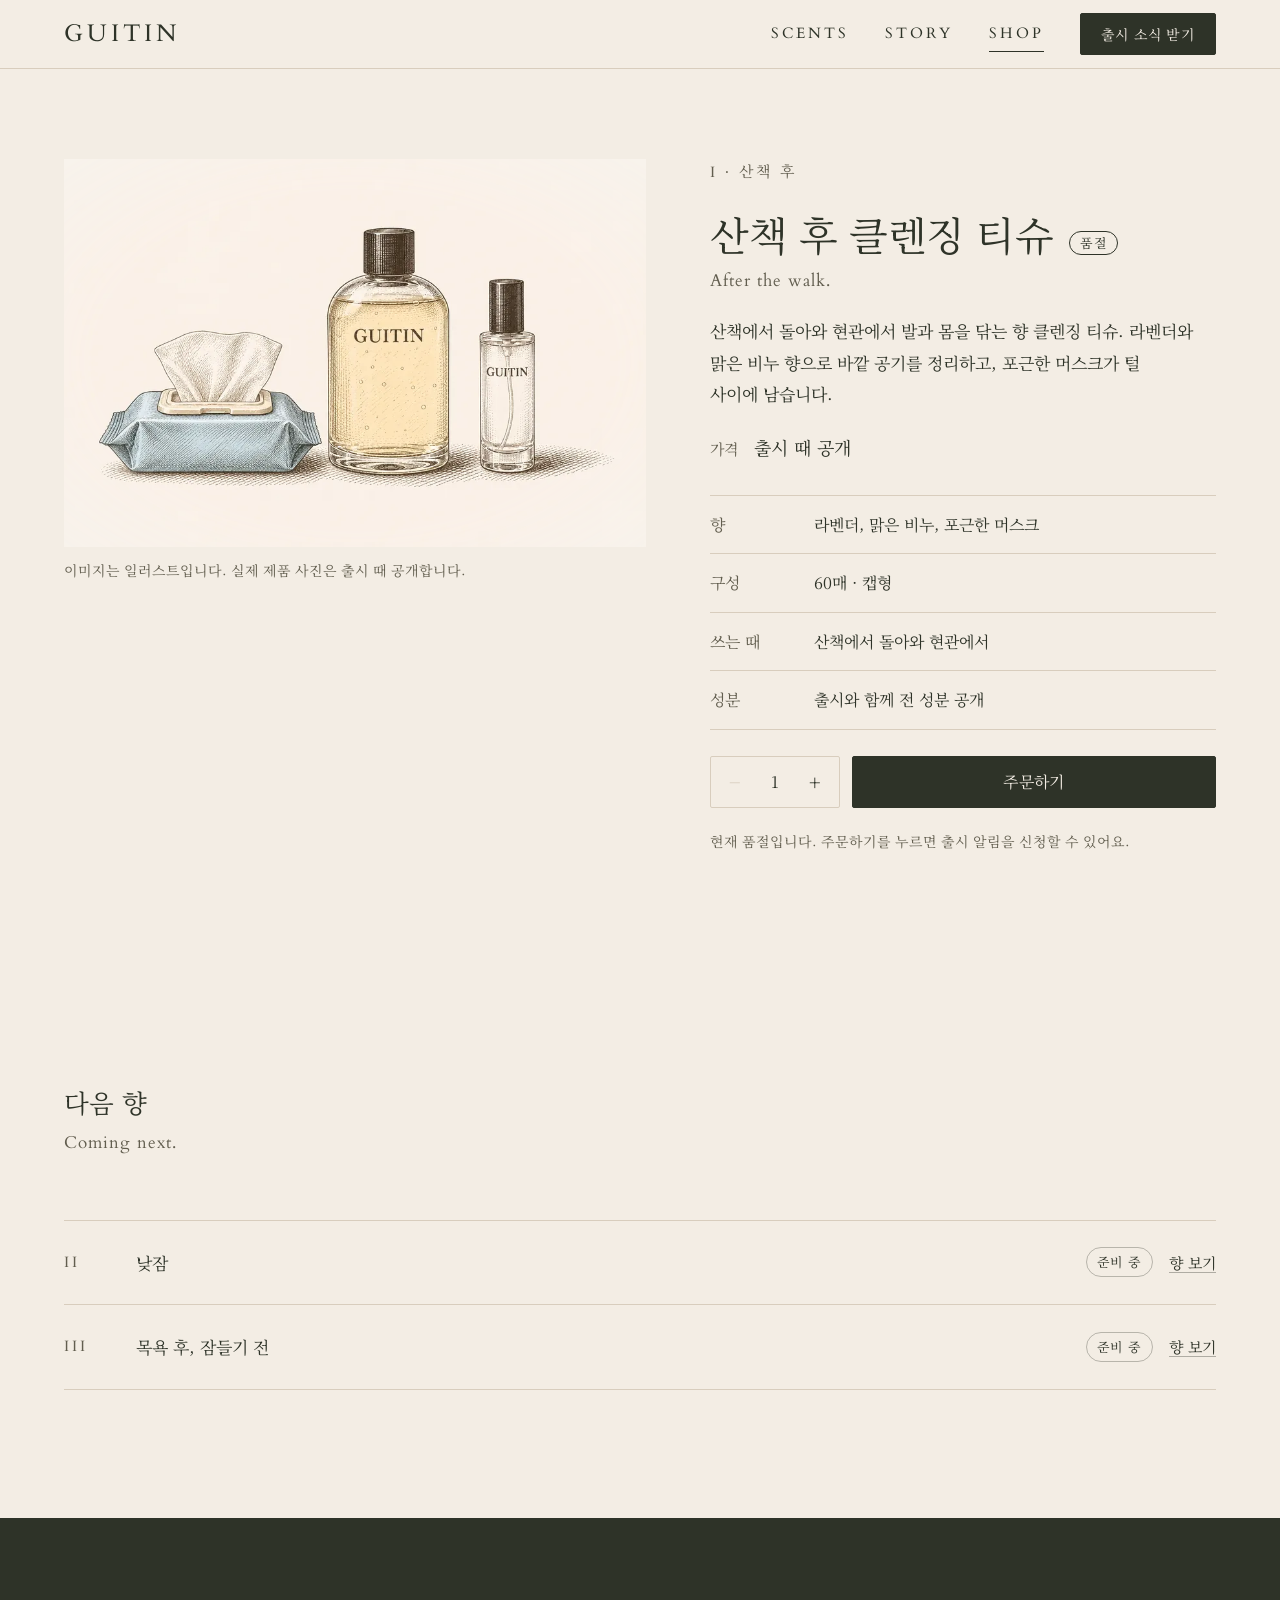
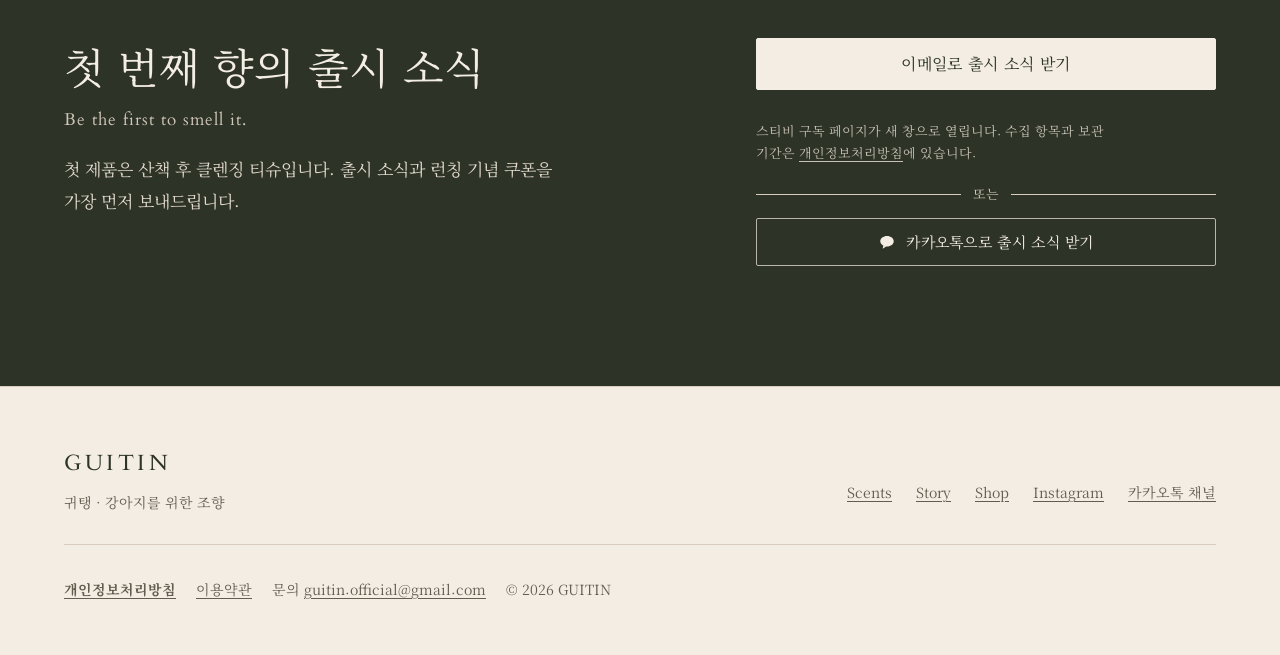
<file: shop.html>
<!doctype html>
<html lang="ko">
<head>
<meta charset="utf-8">
<meta name="viewport" content="width=device-width, initial-scale=1, viewport-fit=cover">
<title>주문하기 · GUITIN 귀탱</title>
<meta name="description" content="GUITIN 첫 제품, 산책 후 클렌징 티슈. 현재 품절이며 출시 알림을 신청할 수 있습니다.">
<link rel="canonical" href="https://guitin.co.kr/shop">
<meta property="og:type" content="website">
<meta property="og:site_name" content="GUITIN">
<meta property="og:locale" content="ko_KR">
<meta property="og:title" content="주문하기 · GUITIN 귀탱">
<meta property="og:description" content="GUITIN 첫 제품, 산책 후 클렌징 티슈. 현재 품절이며 출시 알림을 신청할 수 있습니다.">
<meta property="og:url" content="https://guitin.co.kr/shop">
<meta property="og:image" content="https://guitin.co.kr/assets/img/og.jpg?v=9">
<meta property="og:image:width" content="1200">
<meta property="og:image:height" content="630">
<meta name="twitter:card" content="summary_large_image">
<meta name="theme-color" content="#F3EDE4">
<link rel="icon" href="/favicon.ico" sizes="any">
<link rel="icon" type="image/png" href="/assets/img/icon-32.png?v=9" sizes="32x32">
<link rel="apple-touch-icon" href="/apple-touch-icon.png">
<link rel="preconnect" href="https://fonts.googleapis.com">
<link rel="preconnect" href="https://fonts.gstatic.com" crossorigin>
<link rel="stylesheet" href="https://fonts.googleapis.com/css2?family=Cardo:ital,wght@0,400;0,700;1,400&family=Noto+Serif+KR:wght@400;500&display=swap">
<link rel="stylesheet" href="/assets/css/site.css?v=9">
<script src="/assets/js/site.js?v=9" defer></script>
</head>
<body>
<a class="skip" href="#main">본문 바로가기</a>
<header class="site-header">
  <div class="wrap">
    <a class="logo" href="/" aria-label="GUITIN 홈">GUITIN</a>
    <button class="menu-btn" type="button" aria-expanded="false" aria-controls="site-nav" aria-label="메뉴 열기"><svg viewBox="0 0 24 24" fill="none" stroke="currentColor" stroke-width="1.5" aria-hidden="true"><path d="M4 8h16M4 16h16"/></svg></button>
    <nav class="nav" id="site-nav" aria-label="주 메뉴">
      <a href="/scents">Scents</a>
      <a href="/story">Story</a>
      <a href="/shop" aria-current="page">Shop</a>
      <a class="btn btn--solid" href="#subscribe-section" data-subscribe>출시 소식 받기</a>
    </nav>
  </div>
</header>
<main id="main">
<section class="shop" aria-labelledby="shop-title">
  <div class="wrap shop-grid">
    <div class="shop-art">
      <div class="shop-ph"><img src="/assets/img/lineup.webp?v=9" srcset="/assets/img/lineup.webp?v=9 1536w, /assets/img/lineup-900.webp?v=9 900w" sizes="(max-width: 900px) 100vw, 55vw" alt="GUITIN 클렌징 티슈, 샴푸, 미스트 스프레이 동판화 일러스트" fetchpriority="high"></div>
      <p class="small">이미지는 일러스트입니다. 실제 제품 사진은 출시 때 공개합니다.</p>
    </div>
    <div class="shop-info">
      <span class="num">I · 산책 후</span>
      <h1 class="h-l" id="shop-title">산책 후 클렌징 티슈 <span class="status status--out">품절</span><span class="en-line">After the walk.</span></h1>
      <p>산책에서 돌아와 현관에서 발과 몸을 닦는 향 클렌징 티슈. 라벤더와 맑은 비누 향으로 바깥 공기를 정리하고, 포근한 머스크가 털 사이에 남습니다.</p>
      <p class="price"><span class="k">가격</span><span>출시 때 공개</span></p>
      <ul class="product-list">
        <li><span class="k">향</span><span>라벤더, 맑은 비누, 포근한 머스크</span></li>
        <li><span class="k">구성</span><span>60매 · 캡형</span></li>
        <li><span class="k">쓰는 때</span><span>산책에서 돌아와 현관에서</span></li>
        <li><span class="k">성분</span><span>출시와 함께 전 성분 공개</span></li>
      </ul>
      <div class="buy">
        <div class="qty" role="group" aria-label="수량">
          <button type="button" data-qty="-1" aria-label="수량 빼기">−</button>
          <output id="qty" aria-live="polite">1</output>
          <button type="button" data-qty="1" aria-label="수량 더하기">+</button>
        </div>
        <button class="btn btn--solid buy-btn" type="button" data-soldout>주문하기</button>
      </div>
      <p class="small">현재 품절입니다. 주문하기를 누르면 출시 알림을 신청할 수 있어요.</p>
    </div>
  </div>
</section>

<section class="section" aria-labelledby="next-title">
  <div class="wrap">
    <div class="section-head">
      <h2 class="h-m" id="next-title">다음 향<span class="en-line">Coming next.</span></h2>
    </div>
    <ul class="next-list">
      <li><span class="num">II</span><span>낮잠</span><span class="status">준비 중</span><a class="textlink" href="/scents#nap">향 보기</a></li>
      <li><span class="num">III</span><span>목욕 후, 잠들기 전</span><span class="status">준비 중</span><a class="textlink" href="/scents#night">향 보기</a></li>
    </ul>
  </div>
</section>
<section class="close on-dark" id="subscribe-section" aria-labelledby="close-title">
  <div class="wrap grid">
    <div>
      <h2 id="close-title">첫 번째 향의 출시 소식</h2>
      <span class="en-line">Be the first to smell it.</span>
      <p>첫 제품은 산책 후 클렌징 티슈입니다. 출시 소식과 런칭 기념 쿠폰을 가장 먼저 보내드립니다.</p>
    </div>
    <div>
      <div class="signup">
  <a class="btn btn--solid" href="https://page.stibee.com/subscriptions/532247" target="_blank" rel="noopener">이메일로 출시 소식 받기</a>
  <p class="signup-note">스티비 구독 페이지가 새 창으로 열립니다. 수집 항목과 보관 기간은 <a href="/privacy">개인정보처리방침</a>에 있습니다.</p>
</div>
      <div class="alt">
        <div class="divider" style="color:#CFC7B8">또는</div>
        <a class="btn btn--line" href="https://pf.kakao.com/_eRvNX" target="_blank" rel="noopener"><svg viewBox="0 0 24 24" aria-hidden="true"><path fill="currentColor" d="M12 4C7 4 3 7.1 3 11c0 2.5 1.7 4.7 4.2 5.9l-.9 3.3c-.1.3.3.6.6.4l3.9-2.6c.4 0 .8.1 1.2.1 5 0 9-3.1 9-7S17 4 12 4z"/></svg>카카오톡으로 출시 소식 받기</a>
      </div>
    </div>
  </div>
</section>
</main>
<footer class="site-footer">
  <div class="wrap">
    <div>
      <div class="brand">GUITIN</div>
      <div class="brand-ko">귀탱 · 강아지를 위한 조향</div>
    </div>
    <ul>
      <li><a href="/scents">Scents</a></li>
      <li><a href="/story">Story</a></li>
      <li><a href="/shop">Shop</a></li>
      <li><a href="https://www.instagram.com/guitin.official/" target="_blank" rel="noopener">Instagram</a></li>
      <li><a href="https://pf.kakao.com/_eRvNX" target="_blank" rel="noopener">카카오톡 채널</a></li>
    </ul>
    <div class="meta">
      <a href="/privacy"><strong>개인정보처리방침</strong></a>
      <a href="/terms">이용약관</a>
      <span>문의 <a href="mailto:guitin.official@gmail.com">guitin.official@gmail.com</a></span>
      <span>© 2026 GUITIN</span>
    </div>
  </div>
</footer>
<dialog class="modal" id="subscribe" aria-labelledby="subscribe-title">
  <div class="modal-card">
    <button class="modal-close" type="button" aria-label="닫기"><svg viewBox="0 0 24 24" fill="none" stroke="currentColor" stroke-width="1.5" aria-hidden="true"><path d="M6 6l12 12M18 6L6 18"/></svg></button>
    <h2 id="subscribe-title">첫 번째 향의 출시 소식</h2>
    <p class="small">첫 제품은 산책 후 클렌징 티슈입니다. 출시 소식과 런칭 기념 쿠폰을 가장 먼저 보내드립니다.</p>
    <a class="btn btn--line" href="https://pf.kakao.com/_eRvNX" target="_blank" rel="noopener"><svg viewBox="0 0 24 24" aria-hidden="true"><path fill="currentColor" d="M12 4C7 4 3 7.1 3 11c0 2.5 1.7 4.7 4.2 5.9l-.9 3.3c-.1.3.3.6.6.4l3.9-2.6c.4 0 .8.1 1.2.1 5 0 9-3.1 9-7S17 4 12 4z"/></svg>카카오톡으로 출시 소식 받기</a>
    <div class="divider">또는 이메일로</div>
    <div class="signup">
  <a class="btn btn--solid" href="https://page.stibee.com/subscriptions/532247" target="_blank" rel="noopener">이메일로 출시 소식 받기</a>
  <p class="signup-note">스티비 구독 페이지가 새 창으로 열립니다. 수집 항목과 보관 기간은 <a href="/privacy">개인정보처리방침</a>에 있습니다.</p>
</div>
  </div>
</dialog>
<dialog class="modal" id="soldout" aria-labelledby="soldout-title">
  <div class="modal-card">
    <button class="modal-close" type="button" aria-label="닫기"><svg viewBox="0 0 24 24" fill="none" stroke="currentColor" stroke-width="1.5" aria-hidden="true"><path d="M6 6l12 12M18 6L6 18"/></svg></button>
    <span class="en-line" style="margin-top:0">Sold out</span>
    <h2 id="soldout-title">지금은 품절이에요</h2>
    <p class="small">첫 생산분을 준비하고 있어 아직 주문을 받지 않습니다. 주문은 접수되지 않았어요. 출시되면 가장 먼저 알려드릴까요?</p>
    <div class="modal-actions">
      <button class="btn btn--solid" type="button" data-go-subscribe>알림받기로 이동</button>
      <button class="btn btn--line" type="button" data-dismiss>닫기</button>
    </div>
  </div>
</dialog>
</body>
</html>
</file>
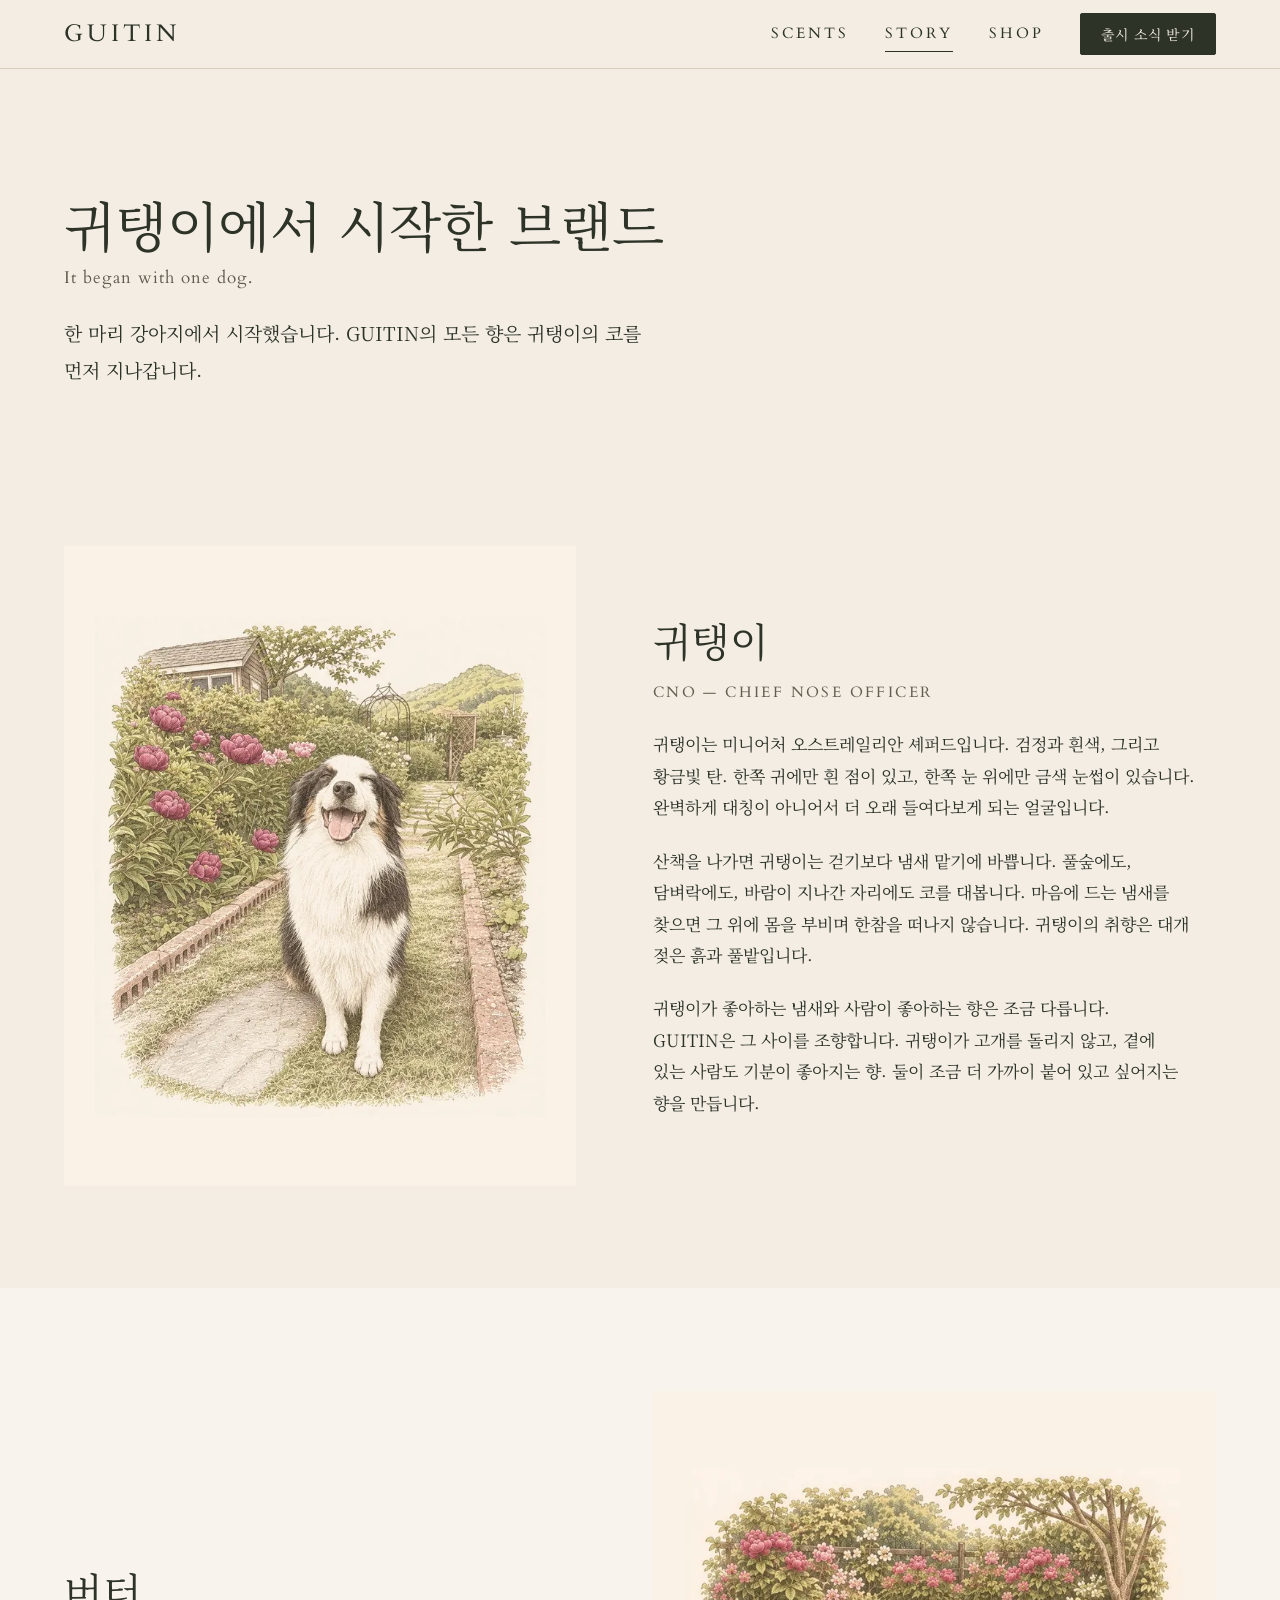
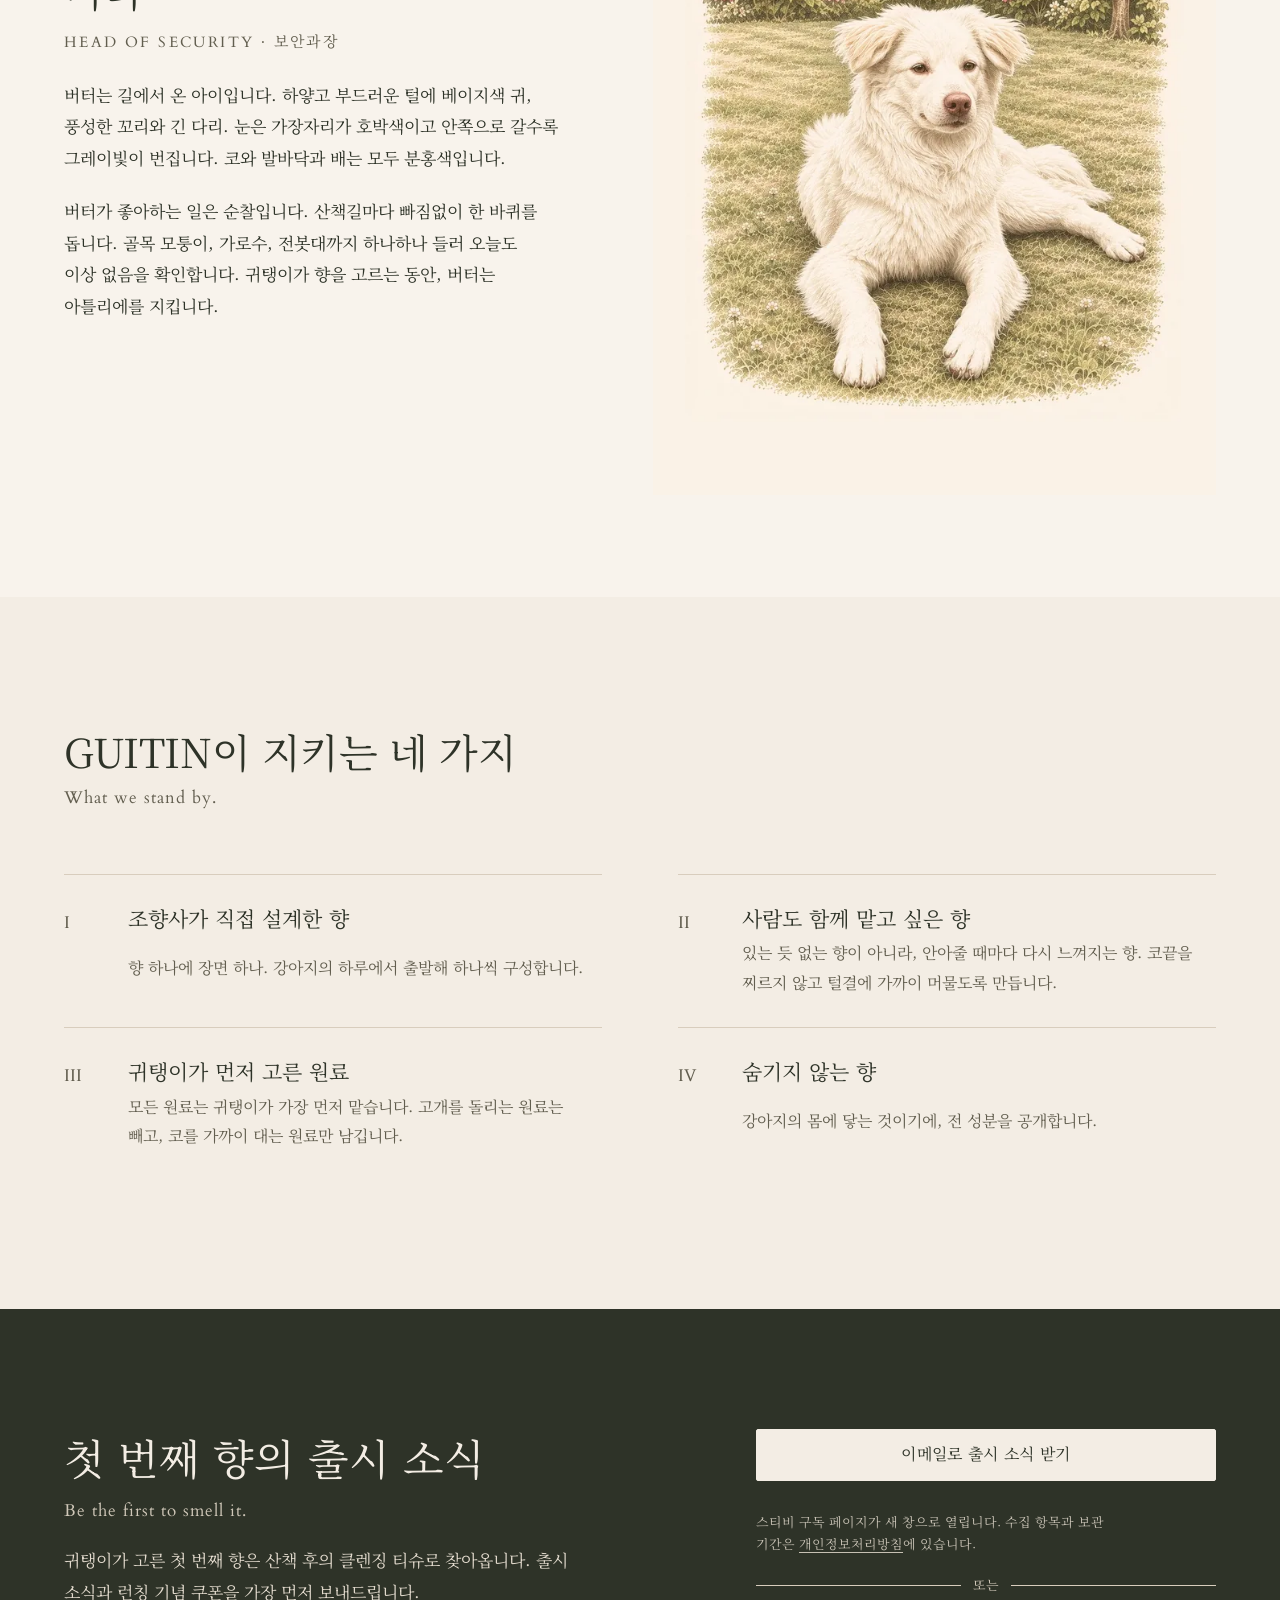
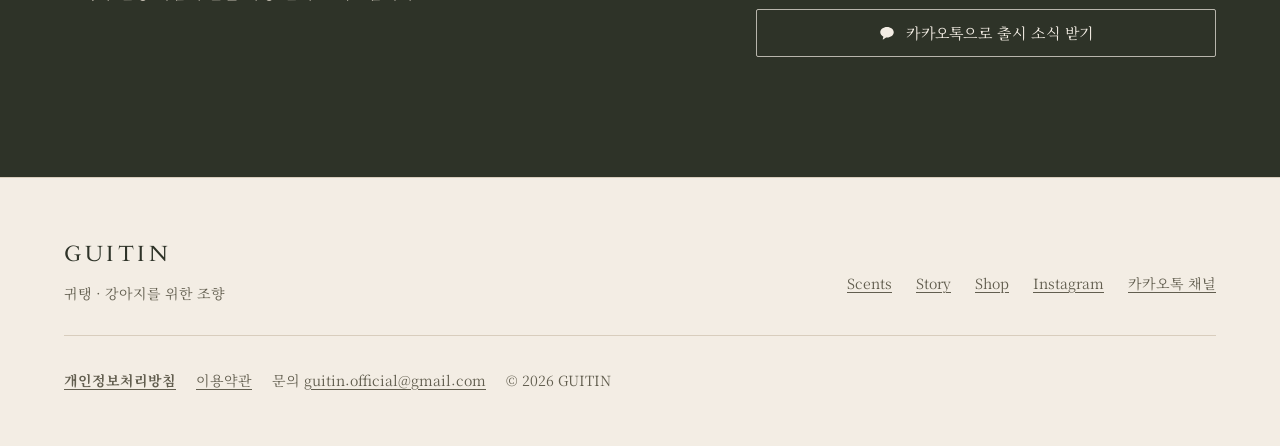
<file: story.html>
<!doctype html>
<html lang="ko">
<head>
<meta charset="utf-8">
<meta name="viewport" content="width=device-width, initial-scale=1, viewport-fit=cover">
<title>이야기 · GUITIN 귀탱</title>
<meta name="description" content="미니어처 오스트레일리안 셰퍼드 귀탱이에서 시작한 강아지 향 브랜드 GUITIN의 이야기와 네 가지 원칙.">
<link rel="canonical" href="https://guitin.co.kr/story">
<meta property="og:type" content="website">
<meta property="og:site_name" content="GUITIN">
<meta property="og:locale" content="ko_KR">
<meta property="og:title" content="이야기 · GUITIN 귀탱">
<meta property="og:description" content="미니어처 오스트레일리안 셰퍼드 귀탱이에서 시작한 강아지 향 브랜드 GUITIN의 이야기와 네 가지 원칙.">
<meta property="og:url" content="https://guitin.co.kr/story">
<meta property="og:image" content="https://guitin.co.kr/assets/img/og.jpg?v=9">
<meta property="og:image:width" content="1200">
<meta property="og:image:height" content="630">
<meta name="twitter:card" content="summary_large_image">
<meta name="theme-color" content="#F3EDE4">
<link rel="icon" href="/favicon.ico" sizes="any">
<link rel="icon" type="image/png" href="/assets/img/icon-32.png?v=9" sizes="32x32">
<link rel="apple-touch-icon" href="/apple-touch-icon.png">
<link rel="preconnect" href="https://fonts.googleapis.com">
<link rel="preconnect" href="https://fonts.gstatic.com" crossorigin>
<link rel="stylesheet" href="https://fonts.googleapis.com/css2?family=Cardo:ital,wght@0,400;0,700;1,400&family=Noto+Serif+KR:wght@400;500&display=swap">
<link rel="stylesheet" href="/assets/css/site.css?v=9">
<script src="/assets/js/site.js?v=9" defer></script>
</head>
<body>
<a class="skip" href="#main">본문 바로가기</a>
<header class="site-header">
  <div class="wrap">
    <a class="logo" href="/" aria-label="GUITIN 홈">GUITIN</a>
    <button class="menu-btn" type="button" aria-expanded="false" aria-controls="site-nav" aria-label="메뉴 열기"><svg viewBox="0 0 24 24" fill="none" stroke="currentColor" stroke-width="1.5" aria-hidden="true"><path d="M4 8h16M4 16h16"/></svg></button>
    <nav class="nav" id="site-nav" aria-label="주 메뉴">
      <a href="/scents">Scents</a>
      <a href="/story" aria-current="page">Story</a>
      <a href="/shop">Shop</a>
      <a class="btn btn--solid" href="#subscribe-section" data-subscribe>출시 소식 받기</a>
    </nav>
  </div>
</header>
<main id="main">
<section class="intro">
  <div class="wrap">
    <h1 class="h-xl">귀탱이에서 시작한 브랜드<span class="en-line">It began with one dog.</span></h1>
    <p class="lead">한 마리 강아지에서 시작했습니다. GUITIN의 모든 향은 귀탱이의 코를 먼저 지나갑니다.</p>
  </div>
</section>

<section class="dog" aria-labelledby="guitang-title">
  <div class="wrap">
    <div class="dog-ph"><img src="/assets/img/guitang.webp?v=9" srcset="/assets/img/guitang.webp?v=9 1000w, /assets/img/guitang-700.webp?v=9 700w" sizes="(max-width: 900px) 100vw, 45vw" alt="모란 정원 길에 앉아 눈을 감고 활짝 웃는 귀탱이 동판화 일러스트" loading="lazy" decoding="async"></div>
    <div class="dog-txt">
      <h2 class="h-l" id="guitang-title">귀탱이</h2>
      <p class="role">CNO — Chief Nose Officer</p>
      <p>귀탱이는 미니어처 오스트레일리안 셰퍼드입니다. 검정과 흰색, 그리고 황금빛 탄. 한쪽 귀에만 흰 점이 있고, 한쪽 눈 위에만 금색 눈썹이 있습니다. 완벽하게 대칭이 아니어서 더 오래 들여다보게 되는 얼굴입니다.</p>
      <p>산책을 나가면 귀탱이는 걷기보다 냄새 맡기에 바쁩니다. 풀숲에도, 담벼락에도, 바람이 지나간 자리에도 코를 대봅니다. 마음에 드는 냄새를 찾으면 그 위에 몸을 부비며 한참을 떠나지 않습니다. 귀탱이의 취향은 대개 젖은 흙과 풀밭입니다.</p>
      <p>귀탱이가 좋아하는 냄새와 사람이 좋아하는 향은 조금 다릅니다. GUITIN은 그 사이를 조향합니다. 귀탱이가 고개를 돌리지 않고, 곁에 있는 사람도 기분이 좋아지는 향. 둘이 조금 더 가까이 붙어 있고 싶어지는 향을 만듭니다.</p>
    </div>
  </div>
</section>

<section class="dog dog--b" aria-labelledby="butter-title">
  <div class="wrap">
    <div class="dog-ph"><img src="/assets/img/butter.webp?v=9" srcset="/assets/img/butter.webp?v=9 1000w, /assets/img/butter-700.webp?v=9 700w" sizes="(max-width: 900px) 100vw, 45vw" alt="정원 잔디에 엎드려 옆을 바라보는 버터 동판화 일러스트" loading="lazy" decoding="async"></div>
    <div class="dog-txt">
      <h2 class="h-l" id="butter-title">버터</h2>
      <p class="role">Head of Security · 보안과장</p>
      <p>버터는 길에서 온 아이입니다. 하얗고 부드러운 털에 베이지색 귀, 풍성한 꼬리와 긴 다리. 눈은 가장자리가 호박색이고 안쪽으로 갈수록 그레이빛이 번집니다. 코와 발바닥과 배는 모두 분홍색입니다.</p>
      <p>버터가 좋아하는 일은 순찰입니다. 산책길마다 빠짐없이 한 바퀴를 돕니다. 골목 모퉁이, 가로수, 전봇대까지 하나하나 들러 오늘도 이상 없음을 확인합니다. 귀탱이가 향을 고르는 동안, 버터는 아틀리에를 지킵니다.</p>
    </div>
  </div>
</section>

<section class="section" aria-labelledby="standards-title">
  <div class="wrap">
    <div class="section-head">
      <h2 class="h-l" id="standards-title">GUITIN이 지키는 네 가지<span class="en-line">What we stand by.</span></h2>
    </div>
    <div class="standards">
      <div class="standard"><span class="n">I</span><h3>조향사가 직접 설계한 향</h3><p>향 하나에 장면 하나. 강아지의 하루에서 출발해 하나씩 구성합니다.</p></div>
      <div class="standard"><span class="n">II</span><h3>사람도 함께 맡고 싶은 향</h3><p>있는 듯 없는 향이 아니라, 안아줄 때마다 다시 느껴지는 향. 코끝을 찌르지 않고 털결에 가까이 머물도록 만듭니다.</p></div>
      <div class="standard"><span class="n">III</span><h3>귀탱이가 먼저 고른 원료</h3><p>모든 원료는 귀탱이가 가장 먼저 맡습니다. 고개를 돌리는 원료는 빼고, 코를 가까이 대는 원료만 남깁니다.</p></div>
      <div class="standard"><span class="n">IV</span><h3>숨기지 않는 향</h3><p>강아지의 몸에 닿는 것이기에, 전 성분을 공개합니다.</p></div>
    </div>
  </div>
</section>
<section class="close on-dark" id="subscribe-section" aria-labelledby="close-title">
  <div class="wrap grid">
    <div>
      <h2 id="close-title">첫 번째 향의 출시 소식</h2>
      <span class="en-line">Be the first to smell it.</span>
      <p>귀탱이가 고른 첫 번째 향은 산책 후의 클렌징 티슈로 찾아옵니다. 출시 소식과 런칭 기념 쿠폰을 가장 먼저 보내드립니다.</p>
    </div>
    <div>
      <div class="signup">
  <a class="btn btn--solid" href="https://page.stibee.com/subscriptions/532247" target="_blank" rel="noopener">이메일로 출시 소식 받기</a>
  <p class="signup-note">스티비 구독 페이지가 새 창으로 열립니다. 수집 항목과 보관 기간은 <a href="/privacy">개인정보처리방침</a>에 있습니다.</p>
</div>
      <div class="alt">
        <div class="divider" style="color:#CFC7B8">또는</div>
        <a class="btn btn--line" href="https://pf.kakao.com/_eRvNX" target="_blank" rel="noopener"><svg viewBox="0 0 24 24" aria-hidden="true"><path fill="currentColor" d="M12 4C7 4 3 7.1 3 11c0 2.5 1.7 4.7 4.2 5.9l-.9 3.3c-.1.3.3.6.6.4l3.9-2.6c.4 0 .8.1 1.2.1 5 0 9-3.1 9-7S17 4 12 4z"/></svg>카카오톡으로 출시 소식 받기</a>
      </div>
    </div>
  </div>
</section>
</main>
<footer class="site-footer">
  <div class="wrap">
    <div>
      <div class="brand">GUITIN</div>
      <div class="brand-ko">귀탱 · 강아지를 위한 조향</div>
    </div>
    <ul>
      <li><a href="/scents">Scents</a></li>
      <li><a href="/story">Story</a></li>
      <li><a href="/shop">Shop</a></li>
      <li><a href="https://www.instagram.com/guitin.official/" target="_blank" rel="noopener">Instagram</a></li>
      <li><a href="https://pf.kakao.com/_eRvNX" target="_blank" rel="noopener">카카오톡 채널</a></li>
    </ul>
    <div class="meta">
      <a href="/privacy"><strong>개인정보처리방침</strong></a>
      <a href="/terms">이용약관</a>
      <span>문의 <a href="mailto:guitin.official@gmail.com">guitin.official@gmail.com</a></span>
      <span>© 2026 GUITIN</span>
    </div>
  </div>
</footer>
<dialog class="modal" id="subscribe" aria-labelledby="subscribe-title">
  <div class="modal-card">
    <button class="modal-close" type="button" aria-label="닫기"><svg viewBox="0 0 24 24" fill="none" stroke="currentColor" stroke-width="1.5" aria-hidden="true"><path d="M6 6l12 12M18 6L6 18"/></svg></button>
    <h2 id="subscribe-title">첫 번째 향의 출시 소식</h2>
    <p class="small">첫 제품은 산책 후 클렌징 티슈입니다. 출시 소식과 런칭 기념 쿠폰을 가장 먼저 보내드립니다.</p>
    <a class="btn btn--line" href="https://pf.kakao.com/_eRvNX" target="_blank" rel="noopener"><svg viewBox="0 0 24 24" aria-hidden="true"><path fill="currentColor" d="M12 4C7 4 3 7.1 3 11c0 2.5 1.7 4.7 4.2 5.9l-.9 3.3c-.1.3.3.6.6.4l3.9-2.6c.4 0 .8.1 1.2.1 5 0 9-3.1 9-7S17 4 12 4z"/></svg>카카오톡으로 출시 소식 받기</a>
    <div class="divider">또는 이메일로</div>
    <div class="signup">
  <a class="btn btn--solid" href="https://page.stibee.com/subscriptions/532247" target="_blank" rel="noopener">이메일로 출시 소식 받기</a>
  <p class="signup-note">스티비 구독 페이지가 새 창으로 열립니다. 수집 항목과 보관 기간은 <a href="/privacy">개인정보처리방침</a>에 있습니다.</p>
</div>
  </div>
</dialog>
<dialog class="modal" id="soldout" aria-labelledby="soldout-title">
  <div class="modal-card">
    <button class="modal-close" type="button" aria-label="닫기"><svg viewBox="0 0 24 24" fill="none" stroke="currentColor" stroke-width="1.5" aria-hidden="true"><path d="M6 6l12 12M18 6L6 18"/></svg></button>
    <span class="en-line" style="margin-top:0">Sold out</span>
    <h2 id="soldout-title">지금은 품절이에요</h2>
    <p class="small">첫 생산분을 준비하고 있어 아직 주문을 받지 않습니다. 주문은 접수되지 않았어요. 출시되면 가장 먼저 알려드릴까요?</p>
    <div class="modal-actions">
      <button class="btn btn--solid" type="button" data-go-subscribe>알림받기로 이동</button>
      <button class="btn btn--line" type="button" data-dismiss>닫기</button>
    </div>
  </div>
</dialog>
</body>
</html>
</file>
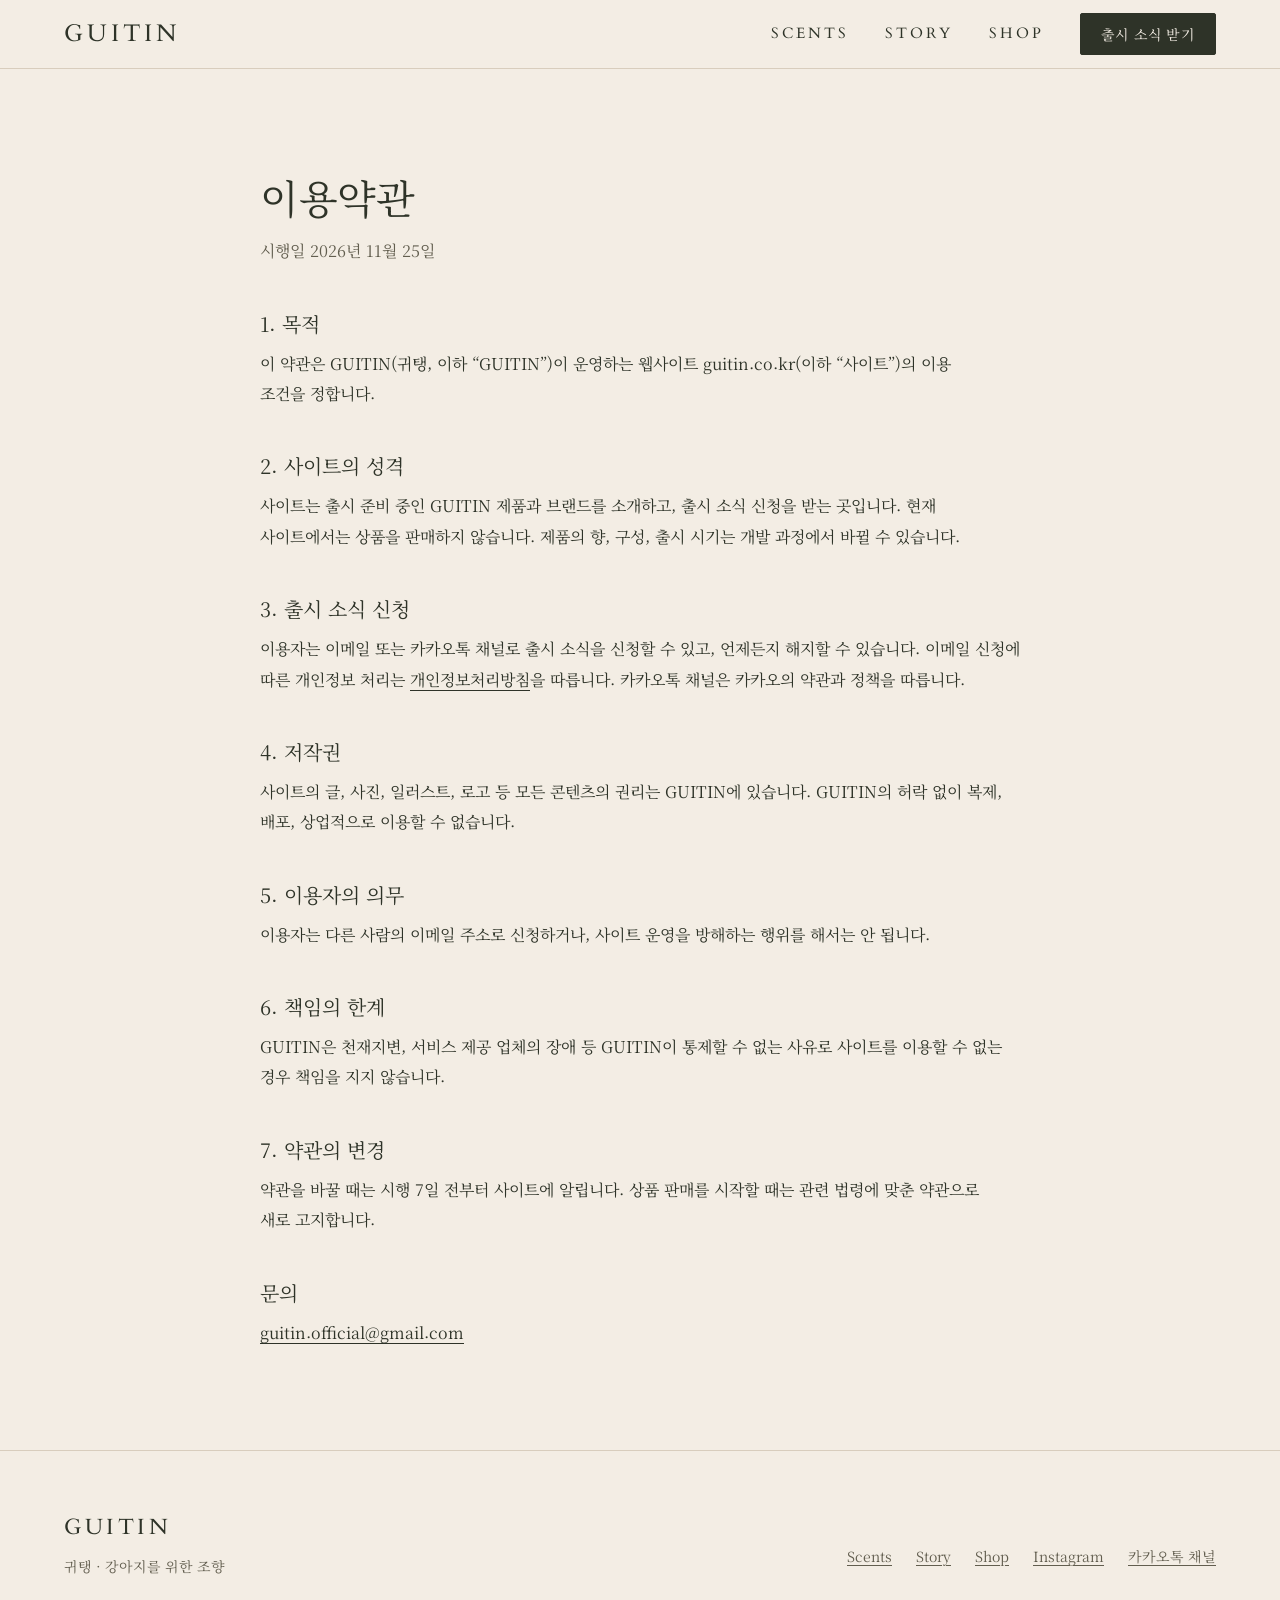
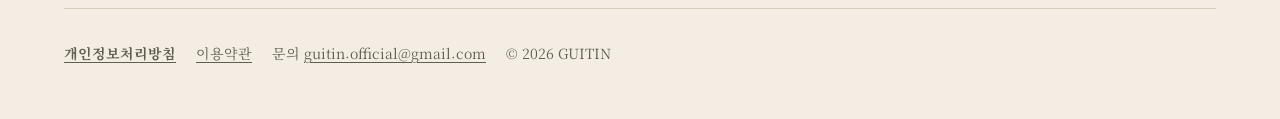
<file: terms.html>
<!doctype html>
<html lang="ko">
<head>
<meta charset="utf-8">
<meta name="viewport" content="width=device-width, initial-scale=1, viewport-fit=cover">
<title>이용약관 · GUITIN</title>
<meta name="description" content="GUITIN(귀탱) 웹사이트 이용약관">
<link rel="canonical" href="https://guitin.co.kr/terms">
<meta property="og:type" content="website">
<meta property="og:site_name" content="GUITIN">
<meta property="og:locale" content="ko_KR">
<meta property="og:title" content="이용약관 · GUITIN">
<meta property="og:description" content="GUITIN(귀탱) 웹사이트 이용약관">
<meta property="og:url" content="https://guitin.co.kr/terms">
<meta property="og:image" content="https://guitin.co.kr/assets/img/og.jpg?v=9">
<meta property="og:image:width" content="1200">
<meta property="og:image:height" content="630">
<meta name="twitter:card" content="summary_large_image">
<meta name="theme-color" content="#F3EDE4">
<link rel="icon" href="/favicon.ico" sizes="any">
<link rel="icon" type="image/png" href="/assets/img/icon-32.png?v=9" sizes="32x32">
<link rel="apple-touch-icon" href="/apple-touch-icon.png">
<link rel="preconnect" href="https://fonts.googleapis.com">
<link rel="preconnect" href="https://fonts.gstatic.com" crossorigin>
<link rel="stylesheet" href="https://fonts.googleapis.com/css2?family=Cardo:ital,wght@0,400;0,700;1,400&family=Noto+Serif+KR:wght@400;500&display=swap">
<link rel="stylesheet" href="/assets/css/site.css?v=9">
<script src="/assets/js/site.js?v=9" defer></script>
</head>
<body>
<a class="skip" href="#main">본문 바로가기</a>
<header class="site-header">
  <div class="wrap">
    <a class="logo" href="/" aria-label="GUITIN 홈">GUITIN</a>
    <button class="menu-btn" type="button" aria-expanded="false" aria-controls="site-nav" aria-label="메뉴 열기"><svg viewBox="0 0 24 24" fill="none" stroke="currentColor" stroke-width="1.5" aria-hidden="true"><path d="M4 8h16M4 16h16"/></svg></button>
    <nav class="nav" id="site-nav" aria-label="주 메뉴">
      <a href="/scents">Scents</a>
      <a href="/story">Story</a>
      <a href="/shop">Shop</a>
      <a class="btn btn--solid" href="#subscribe-section" data-subscribe>출시 소식 받기</a>
    </nav>
  </div>
</header>
<main id="main">
<section class="legal">
  <div class="wrap">
    <h1 class="h-l">이용약관</h1>
    <p class="small">시행일 2026년 11월 25일</p>

    <h2>1. 목적</h2>
    <p>이 약관은 GUITIN(귀탱, 이하 “GUITIN”)이 운영하는 웹사이트 guitin.co.kr(이하 “사이트”)의 이용 조건을 정합니다.</p>

    <h2>2. 사이트의 성격</h2>
    <p>사이트는 출시 준비 중인 GUITIN 제품과 브랜드를 소개하고, 출시 소식 신청을 받는 곳입니다. 현재 사이트에서는 상품을 판매하지 않습니다. 제품의 향, 구성, 출시 시기는 개발 과정에서 바뀔 수 있습니다.</p>

    <h2>3. 출시 소식 신청</h2>
    <p>이용자는 이메일 또는 카카오톡 채널로 출시 소식을 신청할 수 있고, 언제든지 해지할 수 있습니다. 이메일 신청에 따른 개인정보 처리는 <a href="/privacy">개인정보처리방침</a>을 따릅니다. 카카오톡 채널은 카카오의 약관과 정책을 따릅니다.</p>

    <h2>4. 저작권</h2>
    <p>사이트의 글, 사진, 일러스트, 로고 등 모든 콘텐츠의 권리는 GUITIN에 있습니다. GUITIN의 허락 없이 복제, 배포, 상업적으로 이용할 수 없습니다.</p>

    <h2>5. 이용자의 의무</h2>
    <p>이용자는 다른 사람의 이메일 주소로 신청하거나, 사이트 운영을 방해하는 행위를 해서는 안 됩니다.</p>

    <h2>6. 책임의 한계</h2>
    <p>GUITIN은 천재지변, 서비스 제공 업체의 장애 등 GUITIN이 통제할 수 없는 사유로 사이트를 이용할 수 없는 경우 책임을 지지 않습니다.</p>

    <h2>7. 약관의 변경</h2>
    <p>약관을 바꿀 때는 시행 7일 전부터 사이트에 알립니다. 상품 판매를 시작할 때는 관련 법령에 맞춘 약관으로 새로 고지합니다.</p>

    <h2>문의</h2>
    <p><a href="mailto:guitin.official@gmail.com">guitin.official@gmail.com</a></p>
  </div>
</section>
</main>
<footer class="site-footer">
  <div class="wrap">
    <div>
      <div class="brand">GUITIN</div>
      <div class="brand-ko">귀탱 · 강아지를 위한 조향</div>
    </div>
    <ul>
      <li><a href="/scents">Scents</a></li>
      <li><a href="/story">Story</a></li>
      <li><a href="/shop">Shop</a></li>
      <li><a href="https://www.instagram.com/guitin.official/" target="_blank" rel="noopener">Instagram</a></li>
      <li><a href="https://pf.kakao.com/_eRvNX" target="_blank" rel="noopener">카카오톡 채널</a></li>
    </ul>
    <div class="meta">
      <a href="/privacy"><strong>개인정보처리방침</strong></a>
      <a href="/terms">이용약관</a>
      <span>문의 <a href="mailto:guitin.official@gmail.com">guitin.official@gmail.com</a></span>
      <span>© 2026 GUITIN</span>
    </div>
  </div>
</footer>
<dialog class="modal" id="subscribe" aria-labelledby="subscribe-title">
  <div class="modal-card">
    <button class="modal-close" type="button" aria-label="닫기"><svg viewBox="0 0 24 24" fill="none" stroke="currentColor" stroke-width="1.5" aria-hidden="true"><path d="M6 6l12 12M18 6L6 18"/></svg></button>
    <h2 id="subscribe-title">첫 번째 향의 출시 소식</h2>
    <p class="small">첫 제품은 산책 후 클렌징 티슈입니다. 출시 소식과 런칭 기념 쿠폰을 가장 먼저 보내드립니다.</p>
    <a class="btn btn--line" href="https://pf.kakao.com/_eRvNX" target="_blank" rel="noopener"><svg viewBox="0 0 24 24" aria-hidden="true"><path fill="currentColor" d="M12 4C7 4 3 7.1 3 11c0 2.5 1.7 4.7 4.2 5.9l-.9 3.3c-.1.3.3.6.6.4l3.9-2.6c.4 0 .8.1 1.2.1 5 0 9-3.1 9-7S17 4 12 4z"/></svg>카카오톡으로 출시 소식 받기</a>
    <div class="divider">또는 이메일로</div>
    <div class="signup">
  <a class="btn btn--solid" href="https://page.stibee.com/subscriptions/532247" target="_blank" rel="noopener">이메일로 출시 소식 받기</a>
  <p class="signup-note">스티비 구독 페이지가 새 창으로 열립니다. 수집 항목과 보관 기간은 <a href="/privacy">개인정보처리방침</a>에 있습니다.</p>
</div>
  </div>
</dialog>
<dialog class="modal" id="soldout" aria-labelledby="soldout-title">
  <div class="modal-card">
    <button class="modal-close" type="button" aria-label="닫기"><svg viewBox="0 0 24 24" fill="none" stroke="currentColor" stroke-width="1.5" aria-hidden="true"><path d="M6 6l12 12M18 6L6 18"/></svg></button>
    <span class="en-line" style="margin-top:0">Sold out</span>
    <h2 id="soldout-title">지금은 품절이에요</h2>
    <p class="small">첫 생산분을 준비하고 있어 아직 주문을 받지 않습니다. 주문은 접수되지 않았어요. 출시되면 가장 먼저 알려드릴까요?</p>
    <div class="modal-actions">
      <button class="btn btn--solid" type="button" data-go-subscribe>알림받기로 이동</button>
      <button class="btn btn--line" type="button" data-dismiss>닫기</button>
    </div>
  </div>
</dialog>
</body>
</html>
</file>
<file: assets/css/site.css>
/* GUITIN — Perfumery for Dogs
   One system: cream ground, olive ink, Cardo for the Latin voice, Noto Serif KR for Korean.
   Motion: one entrance on load, press and hover feedback, nothing tied to scroll. */

:root {
  --cream: #F3EDE4;
  --paper: #F8F3EC;
  --olive: #2E3328;
  --olive-soft: #3B4134;
  --muted: #625E4F;
  --line: #D8CDBD;
  --gold: #B08D57;

  /* scent grounds: colour of the scent, never a UI accent */
  --aw: #ECE3EC;   /* I  After Walk — pink-lavender */
  --pd: #F1E6D3;   /* II Pawppy Dream — biscuit */
  --cd: #E2E8EC;   /* III Cuddle Doggy — soft sky */

  --latin: 'Cardo', 'Noto Serif KR', serif;
  --ko: 'Noto Serif KR', serif;

  --wrap: 1240px;
  --gutter: clamp(20px, 5vw, 64px);
  --radius: 2px;

  --ease-out: cubic-bezier(0.23, 1, 0.32, 1);
  --ease-enter: cubic-bezier(0.22, 1, 0.36, 1);
}

*, *::before, *::after { box-sizing: border-box; }
html { -webkit-text-size-adjust: 100%; text-size-adjust: 100%; scroll-padding-top: 88px; }
body {
  margin: 0;
  background: var(--cream);
  color: var(--olive);
  font-family: var(--ko);
  font-size: 17px;
  line-height: 1.85;
  font-weight: 400;
  word-break: keep-all;
  overflow-wrap: break-word;
  -webkit-font-smoothing: antialiased;
  -webkit-tap-highlight-color: transparent;
}
img { display: block; max-width: 100%; height: auto; }
a { color: inherit; text-underline-offset: 0.22em; text-decoration-thickness: 1px; }
::selection { background: var(--olive); color: var(--cream); }
:focus-visible { outline: 2px solid var(--olive); outline-offset: 3px; border-radius: 1px; }
h1, h2, h3 { margin: 0; font-weight: 400; line-height: 1.3; text-wrap: balance; }
p { margin: 0; text-wrap: pretty; }

.wrap { width: 100%; max-width: calc(var(--wrap) + var(--gutter) * 2); margin: 0 auto; padding: 0 var(--gutter); }
.sr-only { position: absolute; width: 1px; height: 1px; margin: -1px; overflow: hidden; clip: rect(0 0 0 0); white-space: nowrap; }
.skip { position: absolute; left: 12px; top: -60px; z-index: 100; background: var(--olive); color: var(--cream); padding: 10px 16px; text-decoration: none; }
.skip:focus { top: 12px; }

/* ---------- type ---------- */
.latin { font-family: var(--latin); letter-spacing: 0.02em; }
.h-xl { font-size: clamp(30px, 4.4vw, 54px); line-height: 1.28; letter-spacing: -0.01em; }
.h-l  { font-size: clamp(26px, 3.2vw, 40px); line-height: 1.32; letter-spacing: -0.01em; }
.h-m  { font-size: clamp(21px, 2vw, 26px); line-height: 1.45; }
.lead { font-size: clamp(17px, 1.5vw, 19px); line-height: 1.9; max-width: 34em; }
.small { font-size: 14px; line-height: 1.7; color: var(--muted); }
.en-line { display: block; font-family: var(--latin); font-size: clamp(15px, 1.3vw, 18px); letter-spacing: 0.06em; color: var(--muted); margin-top: 10px; }

/* ---------- buttons ---------- */
.btn {
  display: inline-flex; align-items: center; justify-content: center; gap: 10px;
  min-height: 48px; padding: 12px 26px;
  font: 400 15px/1.3 var(--ko); letter-spacing: 0.02em;
  border: 1px solid var(--olive); border-radius: var(--radius);
  text-decoration: none; cursor: pointer; user-select: none; touch-action: manipulation;
  transition: background-color 150ms ease, color 150ms ease, border-color 150ms ease, transform 160ms var(--ease-out);
}
.btn:active { transform: scale(0.97); }
.btn--solid { background: var(--olive); color: var(--cream); }
.btn--line { background: transparent; color: var(--olive); }
.on-dark .btn--solid { background: var(--cream); color: var(--olive); border-color: var(--cream); }
.on-dark .btn--line { color: var(--cream); border-color: rgba(243, 237, 228, 0.7); }
@media (hover: hover) and (pointer: fine) {
  .btn--solid:hover { background: var(--olive-soft); }
  .btn--line:hover { background: rgba(46, 51, 40, 0.06); }
  .on-dark .btn--solid:hover { background: #fff; }
  .on-dark .btn--line:hover { background: rgba(243, 237, 228, 0.1); border-color: var(--cream); }
}
.btn svg { width: 18px; height: 18px; flex: none; }

.textlink { text-decoration: underline; text-decoration-color: rgba(46, 51, 40, 0.35); transition: text-decoration-color 150ms ease; }
@media (hover: hover) and (pointer: fine) { .textlink:hover { text-decoration-color: currentColor; } }

/* ---------- header ---------- */
.site-header {
  position: sticky; top: 0; z-index: 40;
  background: rgba(243, 237, 228, 0.94);
  backdrop-filter: saturate(1.2) blur(8px); -webkit-backdrop-filter: saturate(1.2) blur(8px);
  border-bottom: 1px solid var(--line);
  padding-top: env(safe-area-inset-top);
}
.site-header .wrap { display: flex; align-items: center; justify-content: space-between; height: 68px; gap: 24px; }
.logo { font-family: var(--latin); font-size: 24px; letter-spacing: 0.16em; text-decoration: none; line-height: 1; padding: 12px 0; min-height: 48px; display: inline-flex; align-items: center; }
.nav { display: flex; align-items: center; gap: 36px; }
.nav a:not(.btn) {
  font-family: var(--latin); font-size: 15px; letter-spacing: 0.2em; text-transform: uppercase; text-decoration: none;
  padding: 12px 0; background: linear-gradient(currentColor, currentColor) 0 calc(100% - 8px) / 0 1px no-repeat;
  transition: background-size 200ms var(--ease-out);
}
.nav a[aria-current="page"] { background-size: 100% 1px; }
@media (hover: hover) and (pointer: fine) { .nav a:not(.btn):hover { background-size: 100% 1px; } }
.nav .btn { min-height: 42px; padding: 9px 20px; font-size: 14px; }
.menu-btn { display: none; }

@media (max-width: 767px) {
  .site-header .wrap { height: 60px; }
  .logo { font-size: 21px; }
  .nav { display: none; }
  .menu-btn {
    display: inline-flex; align-items: center; justify-content: center; width: 44px; height: 44px; margin-right: -10px;
    background: none; border: 0; color: var(--olive); cursor: pointer;
  }
  .menu-btn svg { width: 24px; height: 24px; }
  /* backdrop-filter makes the header the containing block of fixed children,
     so the open menu was clipped to the header and the page showed through. Drop it while open. */
  .site-header.is-open { background: var(--cream); -webkit-backdrop-filter: none; backdrop-filter: none; }
  .site-header.is-open .nav {
    display: flex; flex-direction: column; align-items: stretch; gap: 0;
    position: fixed; inset: calc(61px + env(safe-area-inset-top)) 0 0 0; background: var(--cream);
    overflow-y: auto; overscroll-behavior: contain;
    padding: 24px var(--gutter) calc(32px + env(safe-area-inset-bottom));
    animation: menu-in 200ms var(--ease-out);
  }
  .site-header.is-open .nav a:not(.btn) { font-size: 22px; padding: 18px 0; border-bottom: 1px solid var(--line); background: none; }
  .site-header.is-open .nav .btn { margin-top: 28px; min-height: 52px; font-size: 16px; }
}
@keyframes menu-in { from { opacity: 0; transform: translateY(-6px); } }

/* ---------- sections ---------- */
.section { padding: clamp(72px, 10vw, 128px) 0; }
.section + .section { border-top: 1px solid var(--line); }
.section--tint { border-top: 0 !important; }
.section-head { display: grid; gap: 18px; margin-bottom: clamp(40px, 5vw, 64px); max-width: 40em; }

/* ---------- hero ---------- */
.hero { position: relative; min-height: min(calc(100svh - 69px), 860px); display: grid; overflow: hidden; background: #E6DCCD; }
.hero picture, .hero > img { position: absolute; inset: 0; }
.hero picture img, .hero > img { width: 100%; height: 100%; object-fit: cover; object-position: 30% 50%; }
.hero-copy {
  position: relative; z-index: 1; align-self: center; justify-self: end;
  width: min(44%, 520px); margin-right: max(var(--gutter), calc((100vw - var(--wrap)) / 2));
  display: grid; gap: 22px; padding: 48px 0;
}
.hero-brand { font-family: var(--latin); font-size: clamp(56px, 6.5vw, 92px); line-height: 1; letter-spacing: 0.12em; }
.hero-tag { font-family: var(--latin); font-size: 14px; letter-spacing: 0.4em; text-transform: uppercase; margin-top: -8px; }
.hero h1 { font-size: clamp(24px, 2.4vw, 32px); line-height: 1.45; margin-top: 18px; }
.hero-copy > p { font-size: 17px; line-height: 1.85; max-width: 26em; }
.hero .fact { display: flex; flex-wrap: wrap; gap: 6px 14px; font-size: 15px; color: var(--olive); }
.hero .fact span + span::before { content: "·"; margin-right: 14px; color: var(--muted); }
.hero .btn { justify-self: start; margin-top: 6px; }

@media (max-width: 767px) {
  .hero { min-height: 0; display: block; background: var(--cream); }
  .hero picture, .hero > img { position: relative; inset: auto; }
  .hero picture img, .hero > img { height: auto; aspect-ratio: 4 / 5; object-position: 50% 100%; }
  .hero-copy { width: auto; margin: 0; padding: 36px var(--gutter) 64px; gap: 18px; }
  .hero-brand { font-size: 48px; }
  .hero-tag { font-size: 12px; letter-spacing: 0.34em; }
  .hero h1 { font-size: 24px; margin-top: 10px; }
  .hero .btn { justify-self: stretch; }
}

/* PREVIEW: new hero — composed like a poster on the photo.
   The hero keeps the photo's own proportions and every size is in vw, so the
   composition (words centred on the wall, Guitang lower right) is the same at any desktop width. */
.hero { min-height: 0; aspect-ratio: 1672 / 941; display: block; background: #D9D0C6; }
.hero picture img, .hero > img { object-position: 50% 50%; }
.hero-copy {
  position: absolute; left: 50%; top: 6%; transform: translateX(-50%);
  width: 46vw; margin: 0; padding: 0; gap: 0;
  display: flex; flex-direction: column; align-items: center; text-align: center; color: #3A2A22;
}
.hero-mark { width: 4.6vw; height: auto; margin-bottom: 1.4vw; }
.hero-brand { font-size: 4.6vw; line-height: 1; letter-spacing: 0.3em; padding-left: 0.3em; font-weight: 400; }
.hero-tag { margin-top: 1.4vw; font-size: 1.02vw; letter-spacing: 0.38em; padding-left: 0.38em; text-transform: uppercase; }
.hero-rule { display: block; width: 2.4vw; height: 1px; background: currentColor; opacity: 0.45; margin: 2.1vw 0 1.9vw; }
.hero-copy > .hero-ko { margin: 0; font-family: var(--ko); font-weight: 400; font-size: 1.95vw; line-height: 1.3; letter-spacing: 0.02em; }
.hero-desc, .hero .fact { display: none; }
.hero .hero-btn {
  margin-top: 2.1vw; min-height: max(40px, 2.7vw); padding: 0 2.4vw;
  font: 400 max(13px, 0.92vw)/1 var(--ko); letter-spacing: 0.16em;
  background: transparent; color: #3A2A22; border: 1px solid #3A2A22; border-radius: 0;
}
.hero .hero-btn span { margin-left: 0.6em; }
@media (hover: hover) and (pointer: fine) { .hero .hero-btn:hover { background: rgba(58, 42, 34, 0.07); } }

@media (max-width: 767px) {
  /* mobile: portrait photo fills the screen, words sit on the wall above Guitang */
  .hero { aspect-ratio: auto; height: calc(100svh - 61px); min-height: 560px; max-height: 860px; }
  .hero picture, .hero > img { position: absolute; inset: 0; }
  .hero picture img, .hero > img { height: 100%; aspect-ratio: auto; object-position: 58% 100%; }
  .hero-copy { top: 5.5%; width: 86vw; }
  .hero-mark { width: 40px; margin-bottom: 12px; }
  .hero-brand { font-size: 36px; letter-spacing: 0.26em; padding-left: 0.26em; }
  .hero-tag { margin-top: 10px; font-size: 10px; letter-spacing: 0.34em; padding-left: 0.34em; }
  .hero-rule { width: 24px; margin: 16px 0 14px; }
  .hero-copy > .hero-ko { font-size: 18px; }
  .hero .hero-btn { margin-top: 18px; min-height: 42px; padding: 0 20px; font-size: 13px; letter-spacing: 0.14em; }
}

@media (max-width: 767px) and (max-height: 720px) {
  .hero { min-height: 600px; }
  .hero-copy { top: 3.5%; }
  .hero-mark { width: 32px; margin-bottom: 8px; }
  .hero-brand { font-size: 30px; }
  .hero-tag { margin-top: 8px; }
  .hero-rule { margin: 12px 0 10px; }
  .hero-copy > .hero-ko { font-size: 16px; }
  .hero .hero-btn { margin-top: 12px; min-height: 40px; }
}

/* one entrance on load */
[data-enter] > * { animation: enter 700ms var(--ease-enter) both; }
[data-enter] > *:nth-child(1) { animation-delay: 80ms; }
[data-enter] > *:nth-child(2) { animation-delay: 140ms; }
[data-enter] > *:nth-child(3) { animation-delay: 230ms; }
[data-enter] > *:nth-child(4) { animation-delay: 290ms; }
[data-enter] > *:nth-child(5) { animation-delay: 360ms; }
[data-enter] > *:nth-child(6) { animation-delay: 420ms; }
@keyframes enter { from { opacity: 0; transform: translateY(10px); } }

/* ---------- scene cards (home) ---------- */
.scenes { display: grid; grid-template-columns: repeat(3, minmax(0, 1fr)); gap: clamp(20px, 2.4vw, 32px); }
.scene { display: grid; gap: 16px; text-decoration: none; }
.scene-ph { position: relative; aspect-ratio: 4 / 5; overflow: hidden; background: var(--paper); }
.scene-ph img { width: 100%; height: 100%; object-fit: cover; transition: transform 600ms var(--ease-out); }
.scene--aw .scene-ph { background: var(--aw); }
.scene--pd .scene-ph { background: var(--pd); }
.scene--pd .scene-ph img { object-position: 12% 50%; }
.scene--aw .scene-ph img, .scent--aw .scent-ph img { object-position: 58% 50%; }
.scene--cd .scene-ph { background: var(--cd); }
.scene-num { font-family: var(--latin); font-size: 15px; letter-spacing: 0.2em; color: var(--muted); }
.scene h3 { font-size: 22px; display: flex; align-items: baseline; gap: 12px; }
.scene p { font-size: 16px; line-height: 1.8; color: var(--muted); }
.scene .go { font-size: 15px; text-decoration: underline; text-decoration-color: rgba(46,51,40,.35); }
@media (hover: hover) and (pointer: fine) {
  .scene:hover .scene-ph img { transform: scale(1.03); }
  .scene:hover .go { text-decoration-color: currentColor; }
}
@media (max-width: 900px) { .scenes { grid-template-columns: 1fr; gap: 44px; } .scene-ph { aspect-ratio: 4 / 3; } }

/* ---------- first product ---------- */
.product { display: grid; grid-template-columns: minmax(0, 1.25fr) minmax(0, 1fr); gap: clamp(32px, 5vw, 80px); align-items: center; }
.product-art img {
  width: 100%;
  -webkit-mask-image: radial-gradient(ellipse 72% 70% at 50% 52%, #000 62%, transparent 100%);
  mask-image: radial-gradient(ellipse 72% 70% at 50% 52%, #000 62%, transparent 100%);
}
.product-copy { display: grid; gap: 20px; }
.product-list { list-style: none; margin: 8px 0 0; padding: 0; border-top: 1px solid var(--line); }
.product-list li { display: grid; grid-template-columns: 88px 1fr; gap: 16px; padding: 14px 0; border-bottom: 1px solid var(--line); font-size: 16px; }
.product-list .k { color: var(--muted); }
@media (max-width: 900px) { .product { grid-template-columns: 1fr; } }

/* ---------- subscribe (close) ---------- */
.close { background: var(--olive); color: var(--cream); padding: clamp(72px, 10vw, 120px) 0; }
.close .grid { display: grid; grid-template-columns: minmax(0, 1fr) minmax(0, 460px); gap: clamp(36px, 6vw, 96px); align-items: start; }
.close h2 { font-size: clamp(28px, 3.4vw, 42px); line-height: 1.35; }
.close .en-line { color: #CFC7B8; }
.close p { color: #E2DACD; margin-top: 18px; max-width: 30em; }
.close .alt { display: grid; gap: 12px; margin-top: 18px; }
@media (max-width: 900px) { .close .grid { grid-template-columns: 1fr; } }

/* ---------- sign-up ---------- */
.signup { display: grid; gap: 12px; }
.signup .btn { width: 100%; min-height: 52px; font-size: 16px; }
.signup-note { font-size: 13px; line-height: 1.7; opacity: .85; }
.signup-note a { color: inherit; }
.close .signup { margin-top: 0; }

/* ---------- form (unused while sign-up runs on Stibee) ---------- */
.form { display: grid; gap: 16px; }
.field { display: grid; gap: 8px; }
.field label { font-size: 15px; }
.field input[type="email"] {
  width: 100%; min-height: 52px; padding: 12px 16px;
  font: 400 16px/1.4 var(--ko); color: var(--olive);
  background: var(--paper); border: 1px solid var(--line); border-radius: var(--radius);
  transition: border-color 150ms ease;
}
.field input[type="email"]:focus { outline: none; border-color: var(--olive); box-shadow: 0 0 0 1px var(--olive); }
.on-dark .field input[type="email"] { background: var(--cream); border-color: var(--cream); }
.check { display: grid; grid-template-columns: 22px 1fr; gap: 10px; align-items: start; font-size: 14px; line-height: 1.6; cursor: pointer; }
.check input { width: 20px; height: 20px; margin: 1px 0 0; accent-color: var(--olive); cursor: pointer; }
.on-dark .check input { accent-color: var(--cream); }
.check a { color: inherit; }
.form .btn { width: 100%; min-height: 52px; font-size: 16px; }
.form-msg { font-size: 14px; min-height: 1.4em; }
.form-msg[data-state="error"] { color: #8A3B2E; }
.on-dark .form-msg[data-state="error"] { color: #F3C9BC; }
.form.is-done .field, .form.is-done .check, .form.is-done .btn { display: none; }
.form.is-done .form-msg { font-size: 17px; }
details.consent { font-size: 13px; line-height: 1.7; }
details.consent summary { cursor: pointer; color: inherit; opacity: .85; }
details.consent div { padding-top: 8px; opacity: .85; }

/* ---------- modal ---------- */
.modal { border: 0; padding: 0; background: transparent; max-width: min(480px, calc(100vw - 32px)); width: 100%; color: var(--olive); }
.modal::backdrop { background: rgba(32, 35, 28, 0.45); }
.modal[open] { animation: modal-in 250ms var(--ease-out); }
.modal[open]::backdrop { animation: fade-in 250ms ease; }
.modal.is-closing { animation: modal-out 180ms ease-in forwards; }
.modal-card { background: var(--cream); padding: 40px 32px 32px; position: relative; display: grid; gap: 18px; }
.modal-card h2 { font-size: 24px; }
.modal-close { position: absolute; top: 8px; right: 8px; width: 44px; height: 44px; border: 0; background: none; cursor: pointer; color: var(--olive); display: grid; place-items: center; }
.modal-close svg { width: 20px; height: 20px; }
.divider { display: flex; align-items: center; gap: 12px; font-size: 13px; color: var(--muted); }
.divider::before, .divider::after { content: ""; flex: 1; height: 1px; background: var(--line); }
@keyframes modal-in { from { opacity: 0; transform: scale(0.96); } }
@keyframes modal-out { to { opacity: 0; transform: scale(0.98); } }
@keyframes fade-in { from { opacity: 0; } }

/* ---------- scents page ---------- */
.intro { padding: clamp(72px, 10vw, 120px) 0 clamp(40px, 5vw, 56px); }
.intro .lead { margin-top: 26px; }
.lineup { padding: 0 0 clamp(48px, 6vw, 80px); }
.lineup img {
  width: 100%; max-width: 1040px; margin: 0 auto;
  -webkit-mask-image: radial-gradient(ellipse 72% 70% at 50% 52%, #000 62%, transparent 100%);
  mask-image: radial-gradient(ellipse 72% 70% at 50% 52%, #000 62%, transparent 100%);
}
.scent { padding: clamp(72px, 9vw, 120px) 0; }
.scent--aw { background: var(--aw); }
.scent--pd { background: var(--pd); }
.scent--cd { background: var(--cd); }
.scent .wrap { display: grid; grid-template-columns: repeat(2, minmax(0, 1fr)); gap: clamp(32px, 6vw, 88px); align-items: center; }
.scent--pd .scent-ph { order: 2; }
.scent--pd .scent-ph img { object-position: 12% 50%; }
.scent-ph { aspect-ratio: 4 / 5; overflow: hidden; background: rgba(255,255,255,.35); }
.scent-ph img { width: 100%; height: 100%; object-fit: cover; }
.scent-txt { display: grid; gap: 22px; }
.scent-txt .num { font-family: var(--latin); font-size: 16px; letter-spacing: 0.2em; color: var(--muted); }
.scent-txt .story { font-size: 17px; line-height: 2; }
.scent-txt .line { font-size: clamp(19px, 1.7vw, 22px); padding-top: 22px; border-top: 1px solid rgba(46, 51, 40, 0.18); }
.notes { display: grid; grid-template-columns: repeat(3, minmax(0, 1fr)); gap: 12px; list-style: none; margin: 0; padding: 0; }
.notes li { display: grid; gap: 10px; font-size: 15px; }
.notes img { width: 100%; aspect-ratio: 1; object-fit: cover; background: rgba(255,255,255,.4); }
.use { font-size: 15px; color: var(--muted); }
.status { display: inline-block; font-size: 13px; letter-spacing: 0.04em; padding: 2px 10px; border: 1px solid rgba(46,51,40,.3); border-radius: 999px; margin-left: 4px; vertical-align: 3px; }
.promise { padding: clamp(56px, 7vw, 88px) 0; text-align: center; }
.promise p { font-size: clamp(18px, 1.6vw, 21px); }
@media (max-width: 900px) {
  .scent .wrap { grid-template-columns: 1fr; }
  .scent--pd .scent-ph { order: 0; }
  .scent-ph { aspect-ratio: 4 / 3; }
}

/* ---------- story page ---------- */
.dog { padding: clamp(64px, 8vw, 112px) 0; }
.dog .wrap { display: grid; grid-template-columns: minmax(0, 1fr) minmax(0, 1.1fr); gap: clamp(32px, 6vw, 88px); align-items: center; }
.dog--b { background: var(--paper); }
.dog--b .dog-ph { order: 2; }
.dog-ph img { width: 100%; }
.dog-txt { display: grid; gap: 22px; }
.dog-txt .role { font-family: var(--latin); font-size: 15px; letter-spacing: 0.16em; text-transform: uppercase; color: var(--muted); margin-top: -10px; }
.dog-txt p { max-width: 32em; }
.standards { display: grid; grid-template-columns: repeat(2, minmax(0, 1fr)); gap: 0 clamp(32px, 6vw, 80px); }
.standard { padding: 30px 0; border-top: 1px solid var(--line); display: grid; grid-template-columns: 48px 1fr; gap: 6px 16px; }
.standard .n { font-family: var(--latin); font-size: 17px; color: var(--muted); grid-row: span 2; padding-top: 2px; }
.standard h3 { font-size: 21px; }
.standard p { font-size: 16px; color: var(--muted); }
@media (max-width: 900px) {
  .dog .wrap, .standards { grid-template-columns: 1fr; }
  .dog--b .dog-ph { order: 0; }
}

/* ---------- shop ---------- */
.shop { padding: clamp(48px, 7vw, 96px) 0 clamp(64px, 8vw, 112px); }
.shop-grid { display: grid; grid-template-columns: minmax(0, 1.15fr) minmax(0, 1fr); gap: clamp(32px, 5vw, 80px); align-items: start; }
.shop-art { display: grid; gap: 12px; }
.shop-ph { background: var(--paper); }
.shop-ph img {
  width: 100%;
  -webkit-mask-image: radial-gradient(ellipse 72% 70% at 50% 52%, #000 62%, transparent 100%);
  mask-image: radial-gradient(ellipse 72% 70% at 50% 52%, #000 62%, transparent 100%);
}
.shop-info { display: grid; gap: 22px; position: sticky; top: 96px; }
.shop-info .num, .next-list .num { font-family: var(--latin); font-size: 15px; letter-spacing: 0.2em; color: var(--muted); }
.status--out { border-color: var(--olive); color: var(--olive); }
.price { display: flex; gap: 16px; align-items: baseline; font-size: 18px; }
.price .k { font-size: 15px; color: var(--muted); }
.buy { display: grid; grid-template-columns: auto 1fr; gap: 12px; margin-top: 4px; }
.qty { display: inline-flex; align-items: center; border: 1px solid var(--line); border-radius: var(--radius); height: 52px; }
.qty button { width: 48px; height: 100%; border: 0; background: none; font: 400 20px/1 var(--ko); color: var(--olive); cursor: pointer; touch-action: manipulation; }
.qty button:disabled { color: var(--line); cursor: default; }
.qty output { min-width: 32px; text-align: center; font-size: 16px; font-variant-numeric: tabular-nums; }
.buy-btn { min-height: 52px; font-size: 16px; }
.next-list { list-style: none; margin: 0; padding: 0; border-top: 1px solid var(--line); }
.next-list li { display: grid; grid-template-columns: 56px 1fr auto auto; gap: 16px; align-items: center; padding: 18px 0; border-bottom: 1px solid var(--line); font-size: 17px; }
.next-list .textlink { font-size: 15px; padding: 10px 0; }
.modal-actions { display: grid; gap: 10px; margin-top: 4px; }
.modal-actions .btn { width: 100%; min-height: 52px; font-size: 16px; }
@media (max-width: 900px) {
  .shop-grid { grid-template-columns: 1fr; }
  .shop-info { position: static; }
}
@media (max-width: 520px) {
  .next-list li { grid-template-columns: 40px 1fr auto; }
  .next-list .status { display: none; }
}

/* ---------- legal pages ---------- */
.legal { padding: clamp(64px, 8vw, 104px) 0; }
.legal .wrap { max-width: calc(760px + var(--gutter) * 2); }
.legal h1 { margin-bottom: 12px; }
.legal h2 { font-size: 20px; margin: 44px 0 12px; }
.legal p, .legal li { font-size: 16px; line-height: 1.9; }
.legal ul, .legal ol { padding-left: 1.3em; margin: 8px 0; }
.legal table { width: 100%; border-collapse: collapse; font-size: 15px; margin: 12px 0; }
.legal th, .legal td { text-align: left; vertical-align: top; padding: 12px 10px; border-top: 1px solid var(--line); }
.legal th { font-weight: 500; width: 30%; }

/* ---------- footer ---------- */
.site-footer { padding: 56px 0 calc(40px + env(safe-area-inset-bottom)); border-top: 1px solid var(--line); font-size: 14px; color: var(--muted); }
.site-footer .wrap { display: grid; grid-template-columns: 1fr auto; gap: 28px 40px; align-items: end; }
.site-footer .brand { font-family: var(--latin); font-size: 22px; letter-spacing: 0.16em; color: var(--olive); }
.site-footer .brand-ko { margin-top: 6px; }
.site-footer ul { list-style: none; margin: 0; padding: 0; display: flex; flex-wrap: wrap; gap: 4px 24px; justify-content: flex-end; }
.site-footer ul a { display: inline-block; padding: 10px 0; }
.site-footer .meta a { display: inline-block; padding: 12px 0; }
.site-footer .meta { grid-column: 1 / -1; align-items: center; display: flex; flex-wrap: wrap; gap: 4px 20px; border-top: 1px solid var(--line); padding-top: 20px; }
@media (max-width: 767px) {
  .site-footer .wrap { grid-template-columns: 1fr; }
  .site-footer ul { justify-content: flex-start; }
}

/* ---------- 404 ---------- */
.notfound { min-height: 70svh; display: grid; place-items: center; text-align: center; padding: 80px 0; }
.notfound .wrap { display: grid; gap: 20px; justify-items: center; }

/* ---------- reduced motion: colour and press stay, movement goes ---------- */
@media (prefers-reduced-motion: reduce) {
  [data-enter] > * { animation: enter-fade 300ms ease both; animation-delay: 0ms !important; }
  .scene-ph img, .nav a { transition: none !important; }
  .modal[open], .modal.is-closing { animation-name: fade-in; }
  .site-header.is-open .nav { animation: none; }
  html { scroll-behavior: auto; }
}
@keyframes enter-fade { from { opacity: 0; } }
</file>
